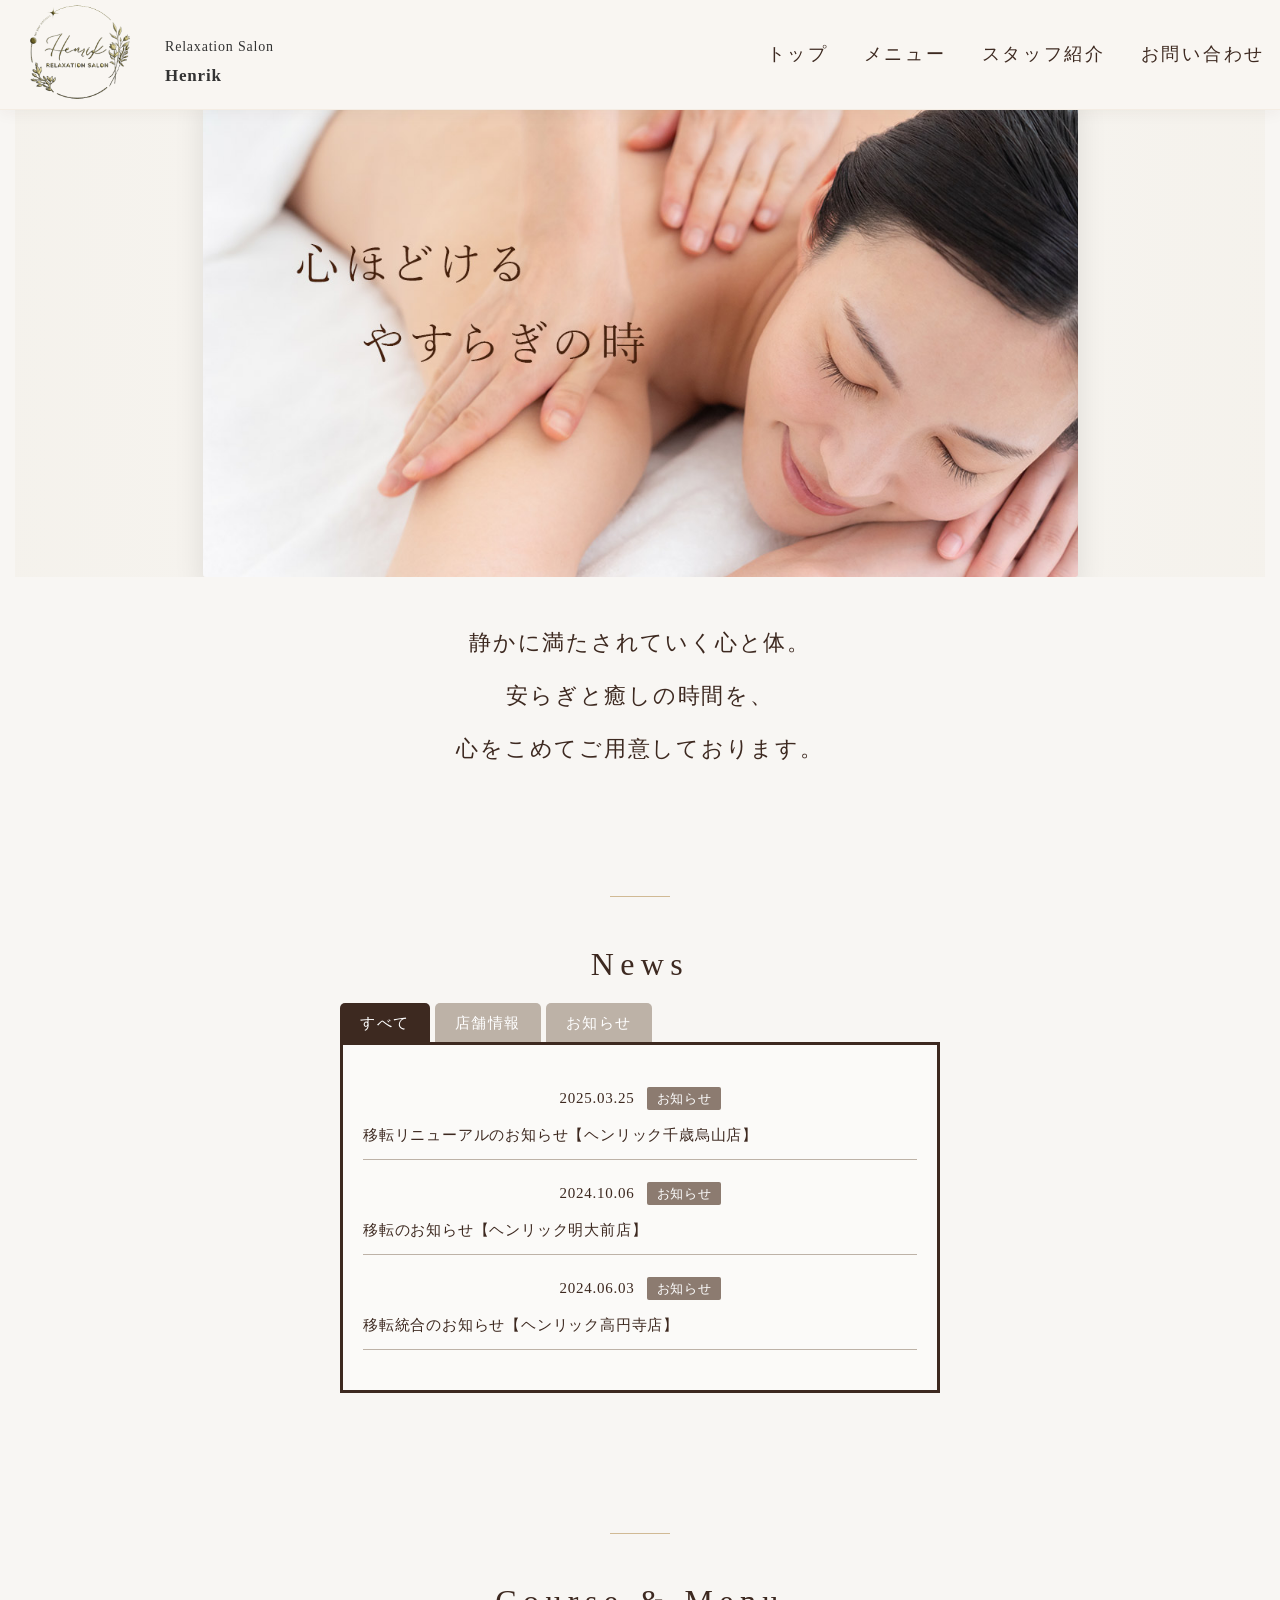
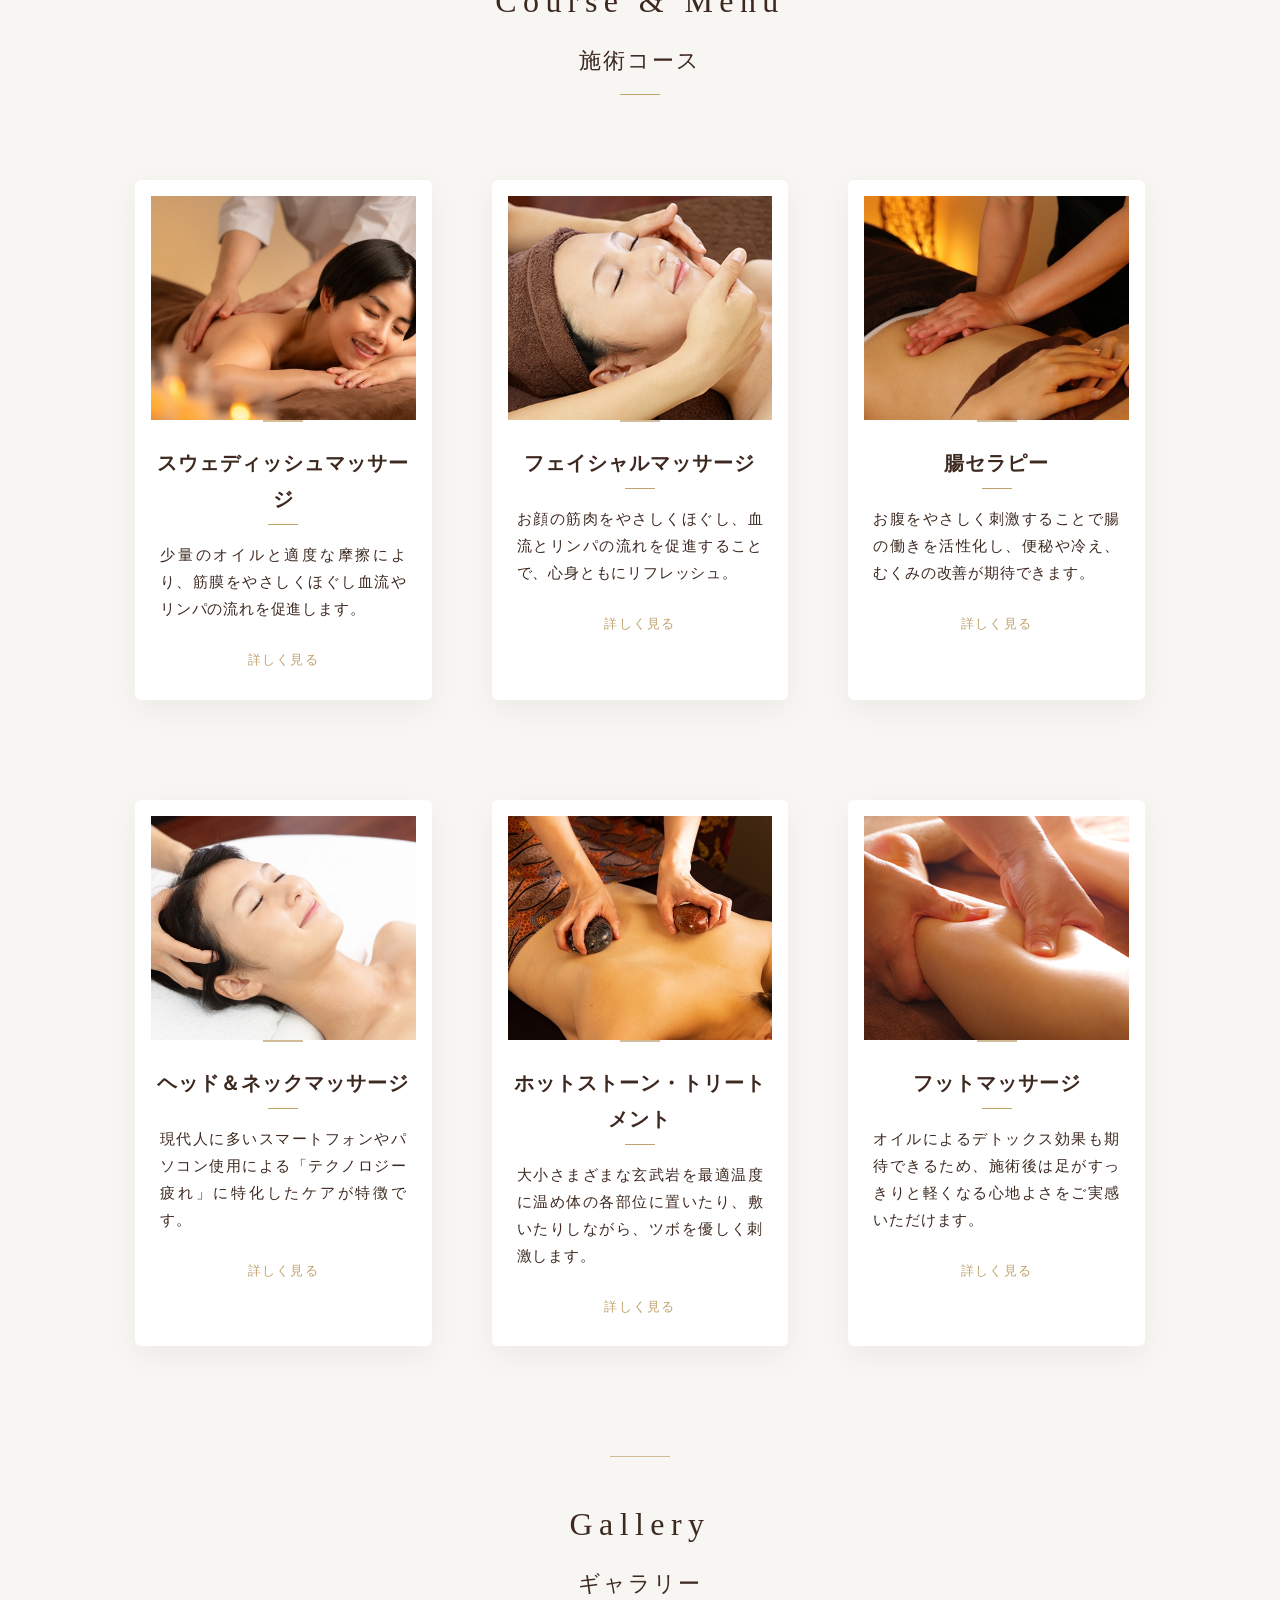
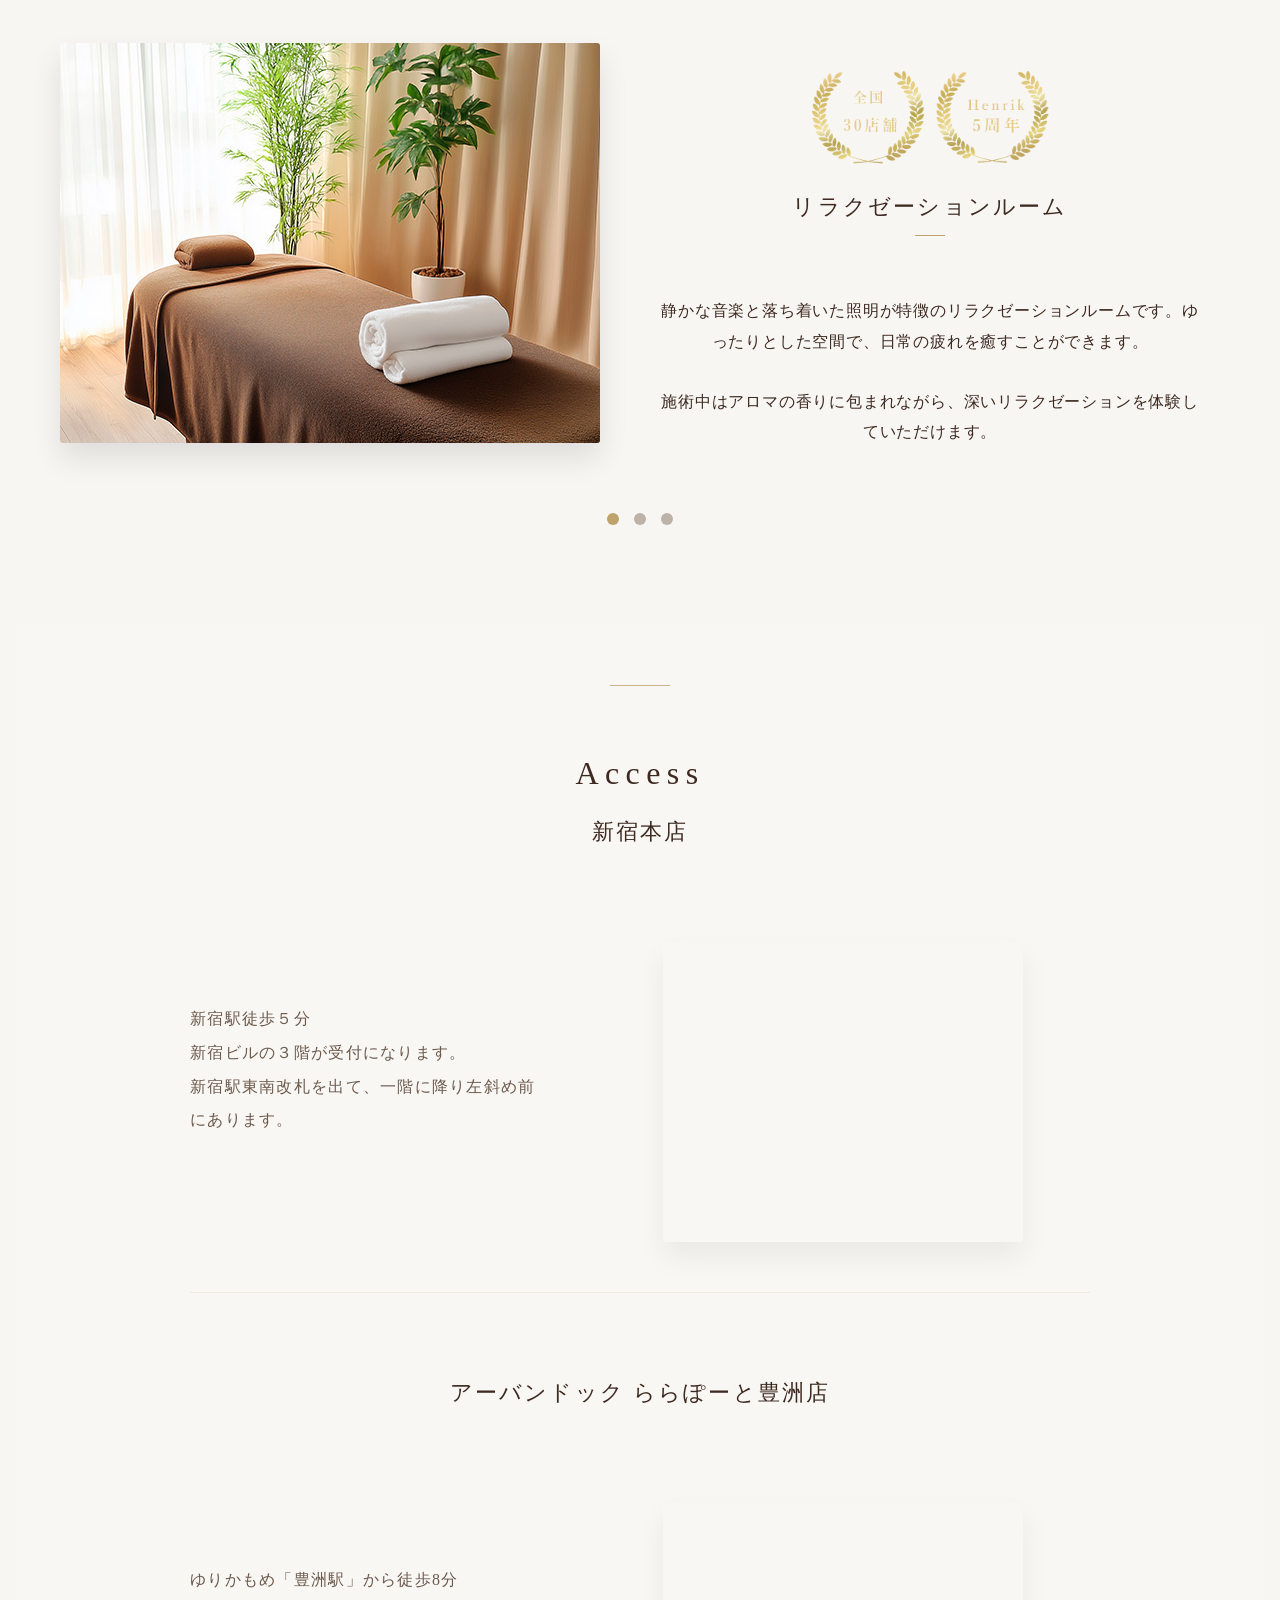
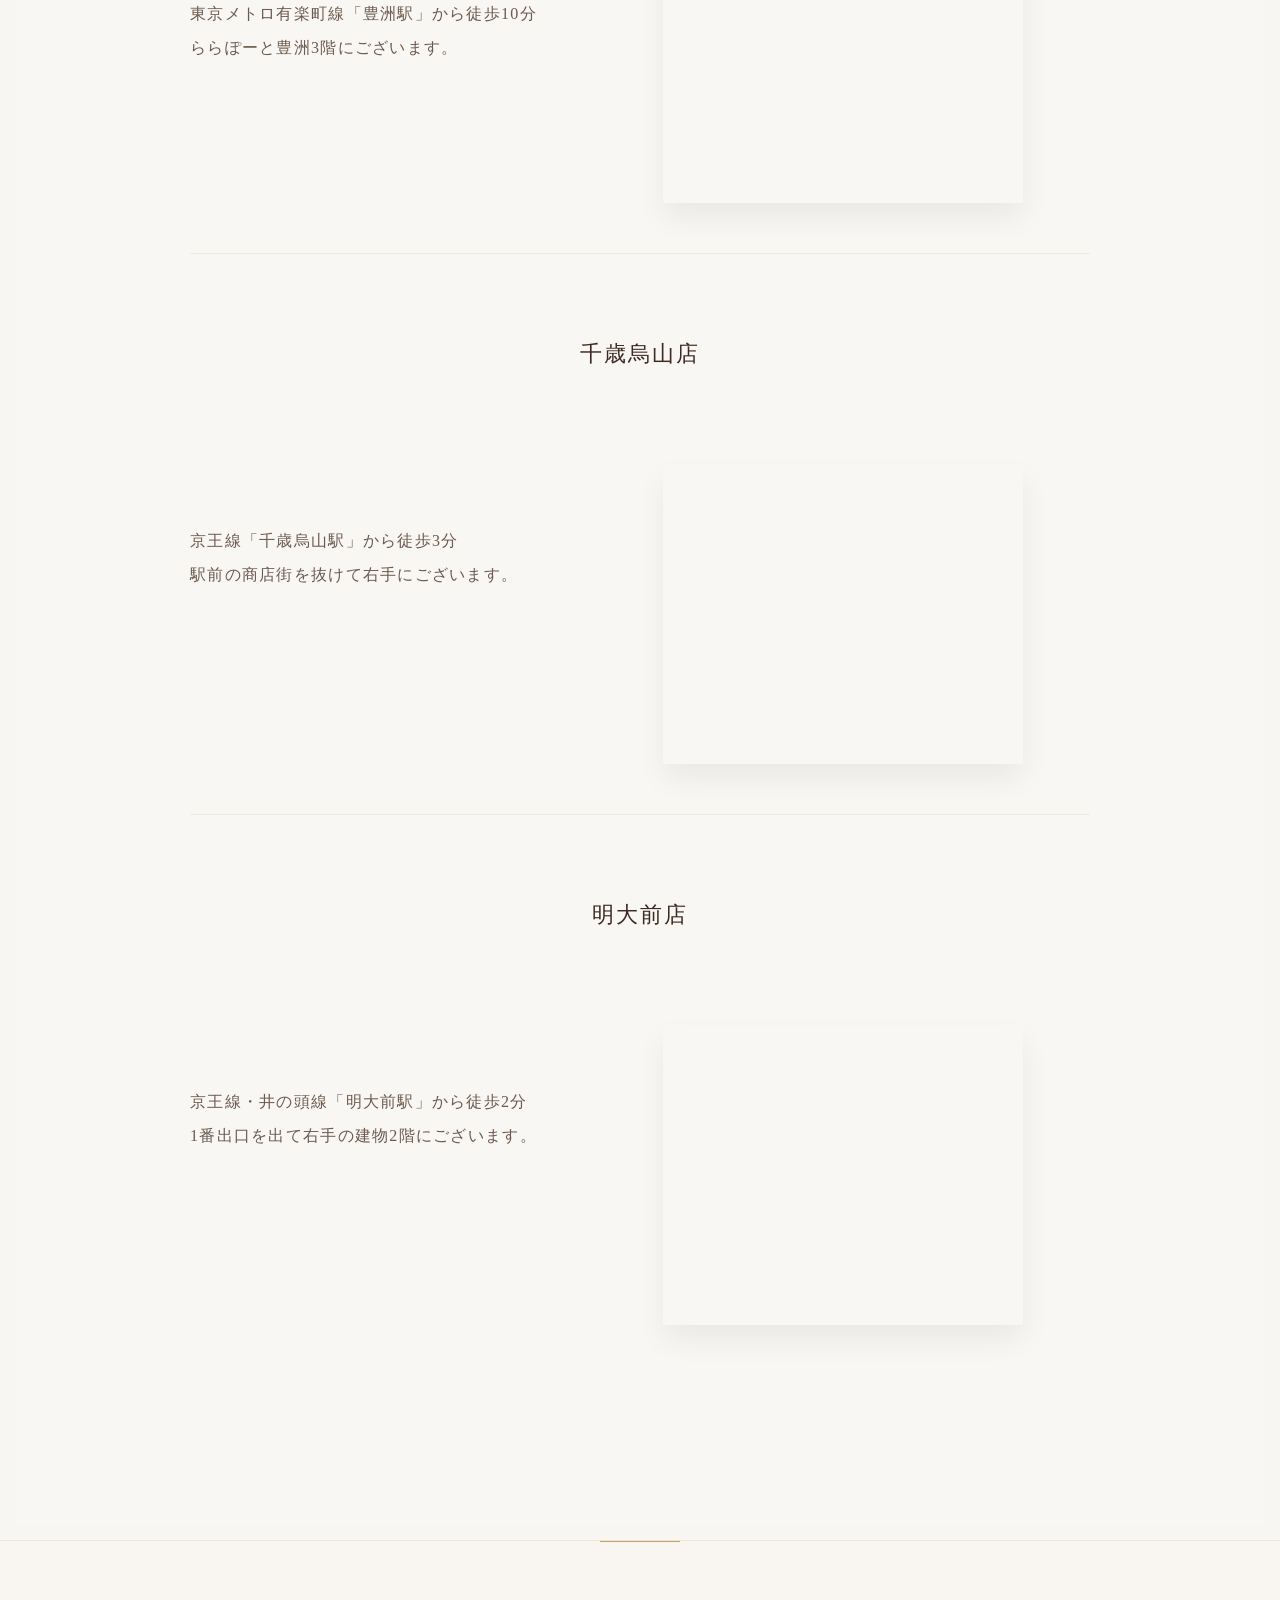
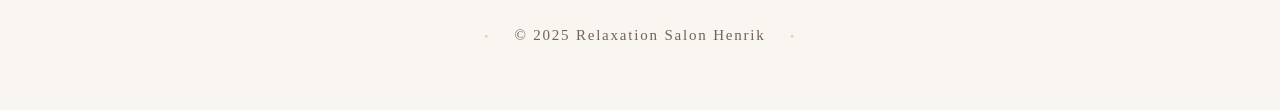
<file: index.html>
<!DOCTYPE html>
<html lang="ja">
  <head>
    <meta charset="UTF-8" />
    <meta name="viewport" content="width=device-width, initial-scale=1.0" />
    <title>リラクゼーションサロン・ヘンリック(Henrik)</title>
    <link rel="preconnect" href="https://fonts.googleapis.com" />
    <link rel="preconnect" href="https://fonts.gstatic.com" crossorigin />
    <link
      href="https://fonts.googleapis.com/css2?family=Noto+Sans:ital,wght@0,100..900;1,100..900&display=swap"
      rel="stylesheet"
    />
    <link rel="stylesheet" href="css/style1.css" />
  </head>

  <body>
    <header>
      <div class="logo">
        <h1>
          <a href="index.html"
            ><img
              src="images/goldLogo.png"
              alt="リラクゼーションサロン・ヘンリック(Henrik) - スウェディッシュマッサージ専門店"
          /></a>
        </h1>
        <div class="logo_text">
          <p>Relaxation Salon</p>
          <p>Henrik</p>
        </div>
      </div>
      <div class="navigation">
        <nav>
          <ul>
            <li><a href="index.html">トップ</a></li>
            <li><a href="course.html">メニュー</a></li>
            <li><a href="staff1.html">スタッフ紹介</a></li>
            <li><a href="form.html">お問い合わせ</a></li>
          </ul>
        </nav>
      </div>

      <button><span></span></button>
    </header>

    <!-- メイン -->
    <!-- メイン部分のHTMLを高級感のある表現に変更 -->
    <main>
      <div class="fade-slider">
        <div class="pc-images">
          <img
            src="images/AdobeStock_1406838800-(1).jpg"
            class="active"
            alt="PC image1"
          />
          <img src="images/AdobeStock_243239086-(1).jpg" alt="PC image2" />
        </div>

        <!-- スマホ画像 -->
        <div class="sp-images">
          <img
            src="images/AdobeStock_1406838800-(1).jpg"
            class="active"
            alt="SP image1"
          />
          <img src="images/AdobeStock_243239086-(1).jpg" alt="SP image2" />
        </div>
      </div>

      <p class="text fade-in">
        静かに満たされていく心と体。<br />
安らぎと癒しの時間を、 <br>
心をこめてご用意しております。
    

        <!-- タブ -->
      </p>

      <div class="tab">
        <h2>News</h2>
        <ul class="tab-list">
          <li><a href="#tab1">すべて</a></li>
          <li><a href="#tab2">店舗情報</a></li>
          <li><a href="#tab3">お知らせ</a></li>
        </ul>
        <div class="tab-panel">
          <div id="tab1" class="panel-content">
            <h4>2025.03.25<span class="label">お知らせ</span></h4>
            <p>移転リニューアルのお知らせ【ヘンリック千歳烏山店】</p>
            <h4>2024.10.06<span class="label">お知らせ</span></h4>
            <p>移転のお知らせ【ヘンリック明大前店】</p>
            <h4>2024.06.03<span class="label">お知らせ</span></h4>
            <p>移転統合のお知らせ【ヘンリック高円寺店】</p>
          </div>
          <div id="tab2" class="panel-content">
            <h4>2022.04.21<span class="label">店舗情報</span></h4>
            <p>【ヘンリック高円寺店】リニューアルオープン</p>
            <h4>2022.3.28<span class="label">店舗情報</span></h4>
            <p>
              【アーバンドック ららぽーとヘンリック豊洲店】施設名変更のお知らせ
            </p>
            <h4>2022.03.03<span class="label">店舗情報</span></h4>
            <p>【ヘンリック下高井戸店】移転統合のお知らせ</p>
          </div>
          <div id="tab3" class="panel-content">
            <h4>2025.03.25<span class="label">お知らせ</span></h4>
            <p>移転リニューアルのお知らせ【ヘンリック千歳烏山店】</p>
            <h4>2024.10.06<span class="label">お知らせ</span></h4>
            <p>移転のお知らせ【ヘンリック明大前店】</p>
            <h4>2024.06.03<span class="label">お知らせ</span></h4>
            <p>移転統合のお知らせ【ヘンリック高円寺店】</p>
          </div>
        </div>
      </div>
      <!-- /.tab -->

      <!-- コース・メニュー -->

        
   
          <section class="course">
            <h2>Course & Menu</h2>
            <h3>施術コース</h3>

            <div class="service-container">
              <ul class="service-list">
                <li class="service-card">
                  <a href="course.html#swedish-massage">
                    <div class="image-container">
                      <img
                        src="images/31948178_s.jpg"
                        alt="スウェディッシュマッサージ"
                      />
                    </div>
                    <div class="service-content">
                      <h4>スウェディッシュマッサージ</h4>
                      <p>
                        少量のオイルと適度な摩擦により、筋膜をやさしくほぐし血流やリンパの流れを促進します。
                      </p>
                      <span class="see-more">詳しく見る</span>
                    </div>
                  </a>
                </li>

                <li class="service-card">
                  <a href="course.html#facial-massage">
                    <div class="image-container">
                      <img
                        src="images/course2AdobeStock_128148591.png"
                        alt="フェイシャルマッサージ"
                      />
                    </div>
                    <div class="service-content">
                      <h4>フェイシャルマッサージ</h4>
                      <p>
                        お顔の筋肉をやさしくほぐし、血流とリンパの流れを促進することで、心身ともにリフレッシュ。
                      </p>
                      <span class="see-more">詳しく見る</span>
                    </div>
                  </a>
                </li>

                <li class="service-card">
                  <a href="course.html#intestinal-therapy">
                    <div class="image-container">
                      <img src="images/25424948_s.jpg" alt="腸セラピー" />
                    </div>
                    <div class="service-content">
                      <h4>腸セラピー</h4>
                      <p>
                        お腹をやさしく刺激することで腸の働きを活性化し、便秘や冷え、むくみの改善が期待できます。
                      </p>
                      <span class="see-more">詳しく見る</span>
                    </div>
                  </a>
                </li>

                <li class="service-card">
                  <a href="course.html#head-neck-massage">
                    <div class="image-container">
                      <img
                        src="images/4003579_s.jpg"
                        alt="ヘッド＆ネックマッサージ"
                      />
                    </div>
                    <div class="service-content">
                      <h4>ヘッド＆ネックマッサージ</h4>
                      <p>
                        現代人に多いスマートフォンやパソコン使用による「テクノロジー疲れ」に特化したケアが特徴です。
                      </p>
                      <span class="see-more">詳しく見る</span>
                    </div>
                  </a>
                </li>

                <li class="service-card">
                  <a href="course.html#hot-stone">
                    <div class="image-container">
                      <img
                        src="images/25203560_s.jpg"
                        alt="ホットストーン・トリートメント"
                      />
                    </div>
                    <div class="service-content">
                      <h4>ホットストーン・トリートメント</h4>
                      <p>
                        大小さまざまな玄武岩を最適温度に温め体の各部位に置いたり、敷いたりしながら、ツボを優しく刺激します。
                      </p>
                      <span class="see-more">詳しく見る</span>
                    </div>
                  </a>
                </li>

                <li class="service-card">
                  <a href="course.html#foot-massage">
                    <div class="image-container">
                      <img
                        src="images/course3AdobeStock_711101483.png"
                        alt="フットマッサージ"
                      />
                    </div>
                    <div class="service-content">
                      <h4>フットマッサージ</h4>
                      <p>
                        オイルによるデトックス効果も期待できるため、施術後は足がすっきりと軽くなる心地よさをご実感いただけます。
                      </p>
                      <span class="see-more">詳しく見る</span>
                    </div>
                  </a>
                </li>
              </ul>
            </div>
          </section>
        </body>
      </html>
      <!-- ギャラリー -->
      <!-- ギャラリー -->
      <section class="gallery-section">
        <h2 class="gallery-title">Gallery</h2>
        <h3>ギャラリー</h3>

        <div class="gallery-container">
          <div class="gallery-image">
            <img
              src="images/resize2_AdobeStock_1179530929.jpg"
              alt="リラクゼーションルーム"
              class="active"
            />
            <img src="images/resize2_AdobeStock_1116264584.jpg" alt="エントランス" />
            <img
              src="images/resize2_AdobeStock_1390149134.jpg"
              alt="トリートメントルーム"
            />
          </div>
          <div class="gallery-text">
            <div class="gallery-text-content active">
              <div class="content-header">
                <img
                  class="leaf1"
                  src="images/transparentlogo.png"
                  alt="リラクゼーションルーム ロゴ"
                />
                <h3>リラクゼーションルーム</h3>
              </div>
              <p>
                静かな音楽と落ち着いた照明が特徴のリラクゼーションルームです。ゆったりとした空間で、日常の疲れを癒すことができます。
              </p>
              <p>
                施術中はアロマの香りに包まれながら、深いリラクゼーションを体験していただけます。
              </p>
            </div>

            <div class="gallery-text-content">
              <div class="content-header">
                <img
                  class="leaf1"
                  src="images/transparentlogo.png"
                  alt="エントランス ロゴ"
                />
                <h3>エントランス</h3>
              </div>
              <p>
                お客様をお迎えするエントランスエリア。木の温もりを感じる内装と、やさしい光が広がる空間です。
              </p>
              <p>
                ご来店されたお客様にリラックスしていただけるよう、細部までこだわった設計になっています。
              </p>
            </div>

            <div class="gallery-text-content">
              <div class="content-header">
                <img
                  class="leaf1"
                  src="images/transparentlogo.png"
                  alt="トリートメントルーム ロゴ"
                />
                <h3>トリートメントルーム</h3>
              </div>
              <p>
                プライバシーに配慮した完全個室のトリートメントルーム。上質なベッドと最高級のタオルを使用し、快適な施術環境を提供しています。
              </p>
              <p>
                季節に合わせた温度管理も徹底し、心地よい空間でのマッサージをお約束します。
              </p>
            </div>
          </div>
        </div>
        <!-- スライダーのドット -->
        <div class="gallery-nav">
          <button class="active" data-index="0"></button>
          <button data-index="1"></button>
          <button data-index="2"></button>
        </div>
      </section>

<!-- アクセス -->
<section class="access-area">
  <div class="inner">
    <h2>Access</h2>
    
    <!-- 新宿本店 -->
    <div class="store-section">
      <h3>新宿本店</h3>
      <div class="access-content">
        <div>
          <p>
            新宿駅徒歩５分 <br />
            新宿ビルの３階が受付になります。<br />
            新宿駅東南改札を出て、一階に降り左斜め前にあります。
          </p>
        </div>
      </div>
      
      <!-- googleMap -->
      <div class="access-maparea">
        <iframe
          src="https://www.google.com/maps/embed?pb=!1m18!1m12!1m3!1d1620.2376632341322!2d139.70121127113327!3d35.689918992893375!2m3!1f0!2f0!3f0!3m2!1i1024!2i768!4f13.1!3m3!1m2!1s0x60188cda7a770413%3A0x8233bf16af75965!2z44CSMTYwLTAwMjIg5p2x5Lqs6YO95paw5a6_5Yy65paw5a6_77yT5LiB55uu77yT77yW4oiS77yR77yQ!5e0!3m2!1sja!2sjp!4v1745909844022!5m2!1sja!2sjp"
          style="border: 0"
          allowfullscreen=""
          loading="lazy"
          referrerpolicy="no-referrer-when-downgrade"
          class="access-map"
        ></iframe>
      </div>
    </div>
    
    <!-- アーバンドック ららぽーと豊洲店 -->
    <div class="store-section">
      <h3>アーバンドック ららぽーと豊洲店</h3>
      <div class="access-content">
        <div>
          <p>
            ゆりかもめ「豊洲駅」から徒歩8分 <br />
            東京メトロ有楽町線「豊洲駅」から徒歩10分 <br />
            ららぽーと豊洲3階にございます。
          </p>
        </div>
      </div>
      
      <!-- googleMap -->
      <div class="access-maparea">
        <iframe
          src="https://www.google.com/maps/embed?pb=!1m18!1m12!1m3!1d3242.2726590698394!2d139.78936287618293!3d35.65506177272803!2m3!1f0!2f0!3f0!3m2!1i1024!2i768!4f13.1!3m3!1m2!1s0x601889fea9d4b66d%3A0xf65d631e00fb4f6b!2z44Ki44O844OQ44Oz44OJ44OD44Kv44KJ44KJ44G944O844Go6LGK5rSl!5e0!3m2!1sja!2sjp!4v1715985301043!5m2!1sja!2sjp"
          style="border: 0"
          allowfullscreen=""
          loading="lazy"
          referrerpolicy="no-referrer-when-downgrade"
          class="access-map"
        ></iframe>
      </div>
    </div>
    
    <!-- 千歳烏山店 -->
    <div class="store-section">
      <h3>千歳烏山店</h3>
      <div class="access-content">
        <div>
          <p>
            京王線「千歳烏山駅」から徒歩3分 <br />
            駅前の商店街を抜けて右手にございます。
          </p>
        </div>
      </div>
      
      <!-- googleMap -->
      <div class="access-maparea">
        <iframe
          src="https://www.google.com/maps/embed?pb=!1m18!1m12!1m3!1d3241.7580282454856!2d139.5986828761835!3d35.66730997271901!2m3!1f0!2f0!3f0!3m2!1i1024!2i768!4f13.1!3m3!1m2!1s0x6018f1b5dbc37181%3A0x7c1e12c7c9c8d25e!2z44CSMTUyLTAwMjMg5p2x5Lqs6YO95paw5a6_5Yy65Y2D5q2z54OP5bGx77yT5LiB55uu77yR77yW4oiS77yR77yV!5e0!3m2!1sja!2sjp!4v1715985429326!5m2!1sja!2sjp"
          style="border: 0"
          allowfullscreen=""
          loading="lazy"
          referrerpolicy="no-referrer-when-downgrade"
          class="access-map"
        ></iframe>
      </div>
    </div>
    
    <!-- 明大前店 -->
    <div class="store-section">
      <h3>明大前店</h3>
      <div class="access-content">
        <div>
          <p>
            京王線・井の頭線「明大前駅」から徒歩2分 <br />
            1番出口を出て右手の建物2階にございます。
          </p>
        </div>
      </div>
      
      <!-- googleMap -->
      <div class="access-maparea">
        <iframe
          src="https://www.google.com/maps/embed?pb=!1m18!1m12!1m3!1d3241.3088304335647!2d139.64871527618395!3d35.67672647271307!2m3!1f0!2f0!3f0!3m2!1i1024!2i768!4f13.1!3m3!1m2!1s0x6018f18e1115f9a9%3A0xe5afbde5461e46dd!2z44CSMTYwLTAwMTEg5p2x5Lqs6YO95paw5a6_5Yy65paw5a6_77yT5LiB55uu77yR77yW4oiS77yR77yU!5e0!3m2!1sja!2sjp!4v1715985502233!5m2!1sja!2sjp"
          style="border: 0"
          allowfullscreen=""
          loading="lazy"
          referrerpolicy="no-referrer-when-downgrade"
          class="access-map"
        ></iframe>
      </div>
    </div>
  </div>
</section>
</main>


    <footer>
      <p>&copy; 2025 Relaxation Salon Henrik</p>
    </footer>

    <script src="https://cdn.jsdelivr.net/npm/jquery@3.7.1/dist/jquery.min.js"></script>
    <script src="js/jQuery-inView.min.js"></script>
    <script src="js/script.js"></script>
  </body>
</html>
</file>
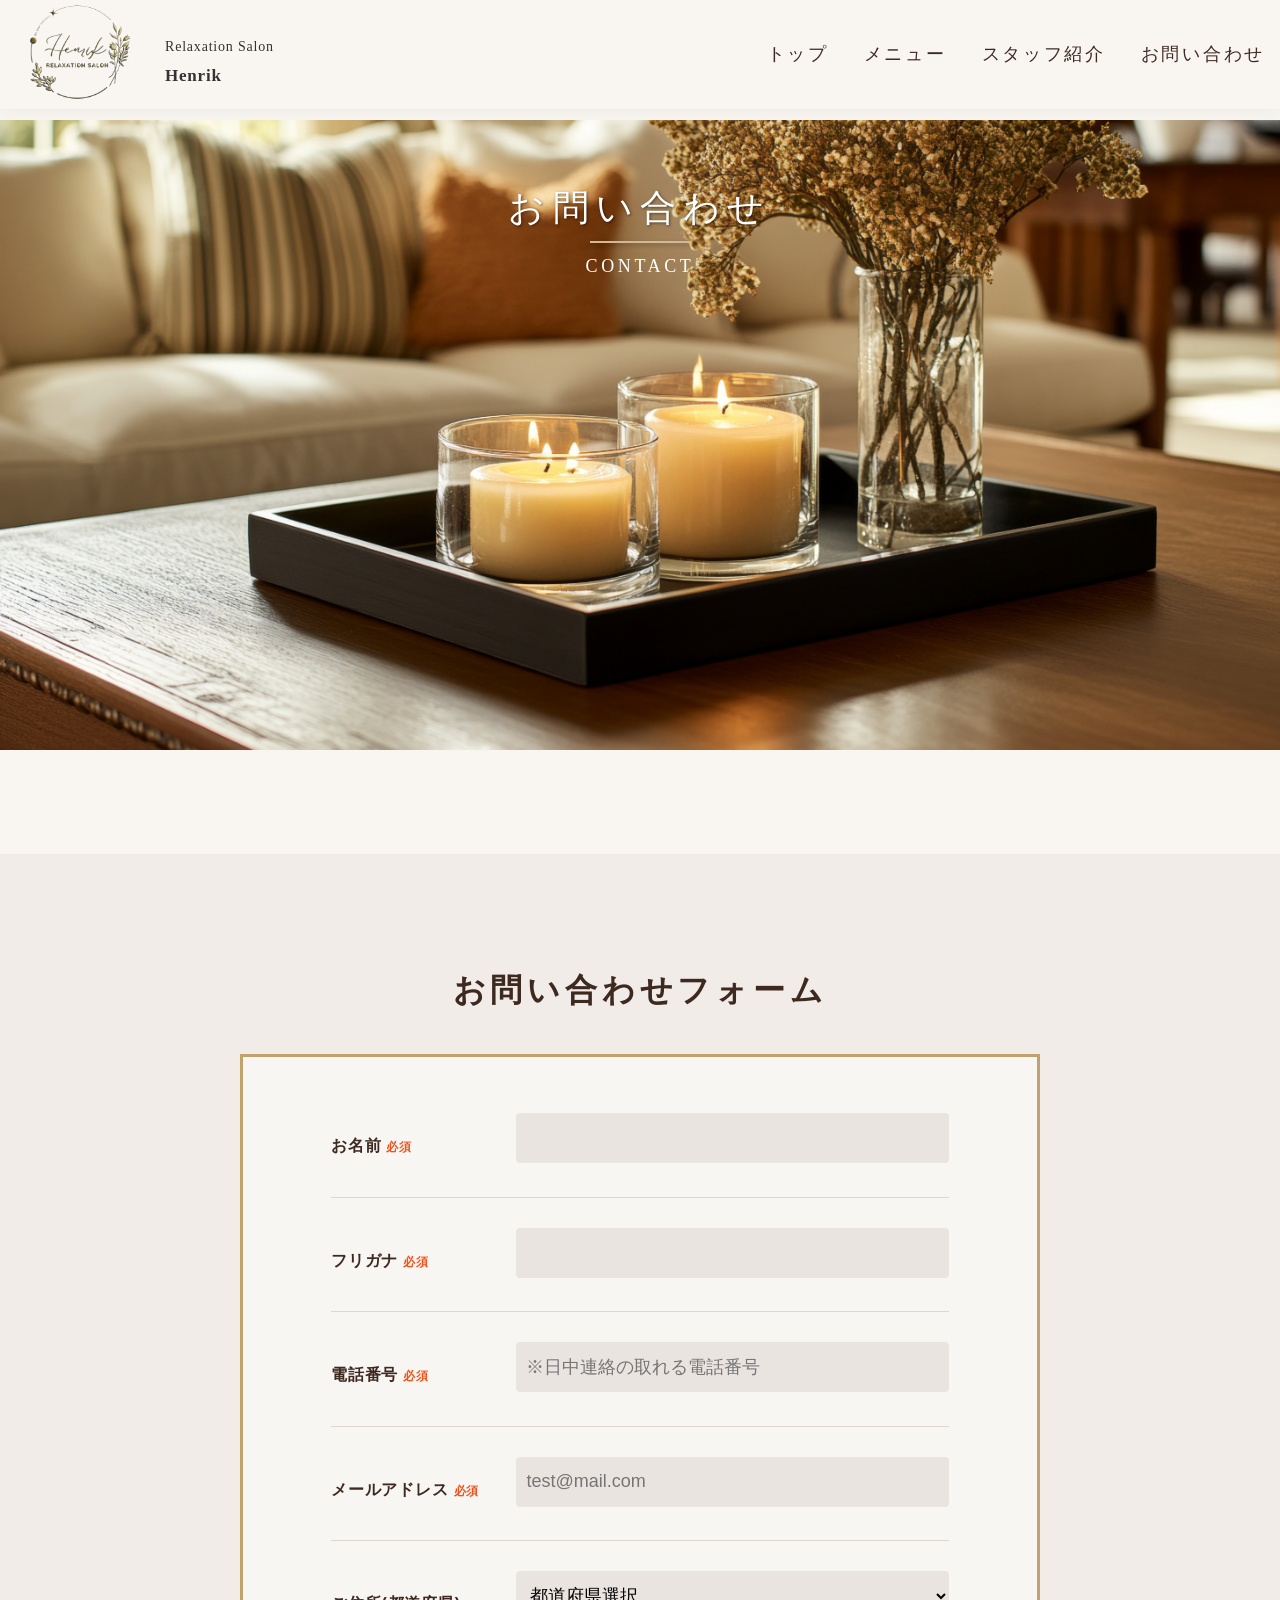
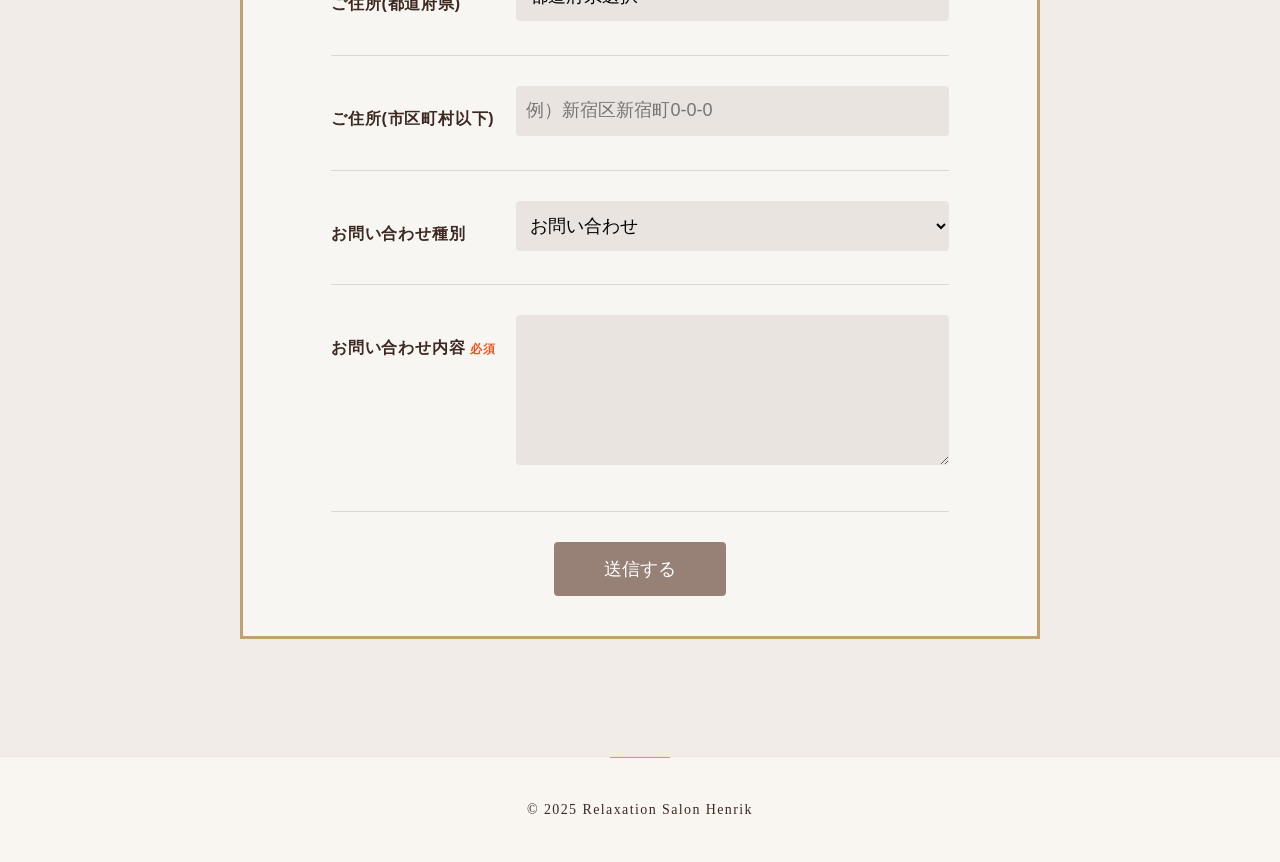
<file: form.html>
<!DOCTYPE html>
<html lang="ja">
  <head>
    <meta charset="UTF-8" />
    <meta name="viewport" content="width=device-width, initial-scale=1.0" />
    <title>ご予約</title>
    <link rel="stylesheet" href="css/form.css" />
  </head>

  <body>
       <header>
      <div class="logo">
        <h1>
          <a href="index.html"
            ><img
              src="images/goldLogo.png"
              alt="リラクゼーションサロン・ヘンリック(Henrik) - スウェディッシュマッサージ専門店"
          /></a>
        </h1>
        <div class="logo_text">
          <p>Relaxation Salon</p>
          <p>Henrik</p>
        </div>
      </div>
      <div class="navigation">
        <nav>
          <ul>
            <li><a href="index.html">トップ</a></li>
            <li><a href="course.html">メニュー</a></li>
            <li><a href="staff1.html">スタッフ紹介</a></li>
            <li><a href="form.html">お問い合わせ</a></li>
          </ul>
        </nav>
      </div>

      <button><span></span></button>
    </header>
    <!-- メインビジュアル -->
    <!-- <div class="mv">
      <h2>RESERVATION</h2>
    </div> -->

    <div class="mv">
      <h2>お問い合わせ</h2>
      <p>CONTACT</p>
    </div>

    <!-- お問い合わせ -->

    <section class="inquiry">
      <h2>お問い合わせフォーム</h2>
      <form action="program.php" method="post">
        <dl>
          <div class="form-item">
            <dt>
              <label for="username"
                >お名前<span class="required">必須</span></label
              >
            </dt>
            <dd><input id="username" type="text" name="userName" /></dd>
          </div>

          <div class="form-item">
            <dt>
              <label for="furigana"
                >フリガナ<span class="required">必須</span></label
              >
            </dt>
            <dd><input id="furigana" type="text" name="userFurigana" /></dd>
          </div>

          <div class="form-item">
            <dt>
              <label for="tel"
                >電話番号<span class="required">必須</span></label
              >
            </dt>
            <dd>
              <input
                id="tel"
                type="tel"
                name="userTell"
                placeholder="※日中連絡の取れる電話番号"
              />
            </dd>
          </div>

          <div class="form-item">
            <dt>
              <label for="useremail"
                >メールアドレス<span class="required">必須</span></label
              >
            </dt>
            <dd>
              <input
                id="useremail"
                type="email"
                name="userEmail"
                placeholder="test@mail.com"
              />
            </dd>
          </div>

          <div class="form-item">
            <dt><label for="prefecture">ご住所(都道府県)</label></dt>
            <dd>
              <select id="prefecture" name="prefecture">
                <option value="" selected="selected">都道府県選択　</option>
                <option value="北海道">北海道</option>
                <option value="青森県">青森県</option>
                <option value="岩手県">岩手県</option>
                <option value="宮城県">宮城県</option>
                <option value="秋田県">秋田県</option>
                <option value="山形県">山形県</option>
                <option value="福島県">福島県</option>
                <option value="茨城県">茨城県</option>
                <option value="栃木県">栃木県</option>
                <option value="群馬県">群馬県</option>
                <option value="埼玉県">埼玉県</option>
                <option value="千葉県">千葉県</option>
                <option value="東京都">東京都</option>
                <option value="神奈川県">神奈川県</option>
                <option value="新潟県">新潟県</option>
                <option value="富山県">富山県</option>
                <option value="石川県">石川県</option>
                <option value="福井県">福井県</option>
                <option value="山梨県">山梨県</option>
                <option value="長野県">長野県</option>
                <option value="岐阜県">岐阜県</option>
                <option value="静岡県">静岡県</option>
                <option value="愛知県">愛知県</option>
                <option value="三重県">三重県</option>
                <option value="滋賀県">滋賀県</option>
                <option value="京都府">京都府</option>
                <option value="大阪府">大阪府</option>
                <option value="兵庫県">兵庫県</option>
                <option value="奈良県">奈良県</option>
                <option value="和歌山県">和歌山県</option>
                <option value="鳥取県">鳥取県</option>
                <option value="島根県">島根県</option>
                <option value="岡山県">岡山県</option>
                <option value="広島県">広島県</option>
                <option value="山口県">山口県</option>
                <option value="徳島県">徳島県</option>
                <option value="香川県">香川県</option>
                <option value="愛媛県">愛媛県</option>
                <option value="高知県">高知県</option>
                <option value="福岡県">福岡県</option>
                <option value="佐賀県">佐賀県</option>
                <option value="長崎県">長崎県</option>
                <option value="熊本県">熊本県</option>
                <option value="大分県">大分県</option>
                <option value="宮崎県">宮崎県</option>
                <option value="鹿児島県">鹿児島県</option>
                <option value="沖縄県">沖縄県</option>
              </select>
            </dd>
          </div>

          <div class="form-item">
            <dt><label for="address">ご住所(市区町村以下)</label></dt>
            <dd>
              <input
                id="address"
                type="text"
                name="address"
                placeholder="例）新宿区新宿町0-0-0"
              />
            </dd>
          </div>

          <div class="form-item">
            <dt><label for="messagetype">お問い合わせ種別</label></dt>
            <dd>
              <select id="messagetype" name="messageType">
                <option value="ご予約" selected>お問い合わせ</option>
                <option value="その他のお問い合わせ">
                  その他のお問い合わせ
                </option>
              </select>
            </dd>
          </div>

          <div class="form-item">
            <dt>
              <label for="content"
                >お問い合わせ内容<span class="required">必須</span></label
              >
            </dt>
            <dd><textarea id="content" name="message"></textarea></dd>
          </div>
        </dl>
        <div class="form-submit">
          <input type="submit" value="送信する" />
        </div>
      </form>
    </section>
    <!-- お問い合わせ終わり -->

    <footer>
      <p>&copy; 2025 Relaxation Salon Henrik</p>
    </footer>

    <script src="js/script.js"></script>
  </body>
</html>
</file>
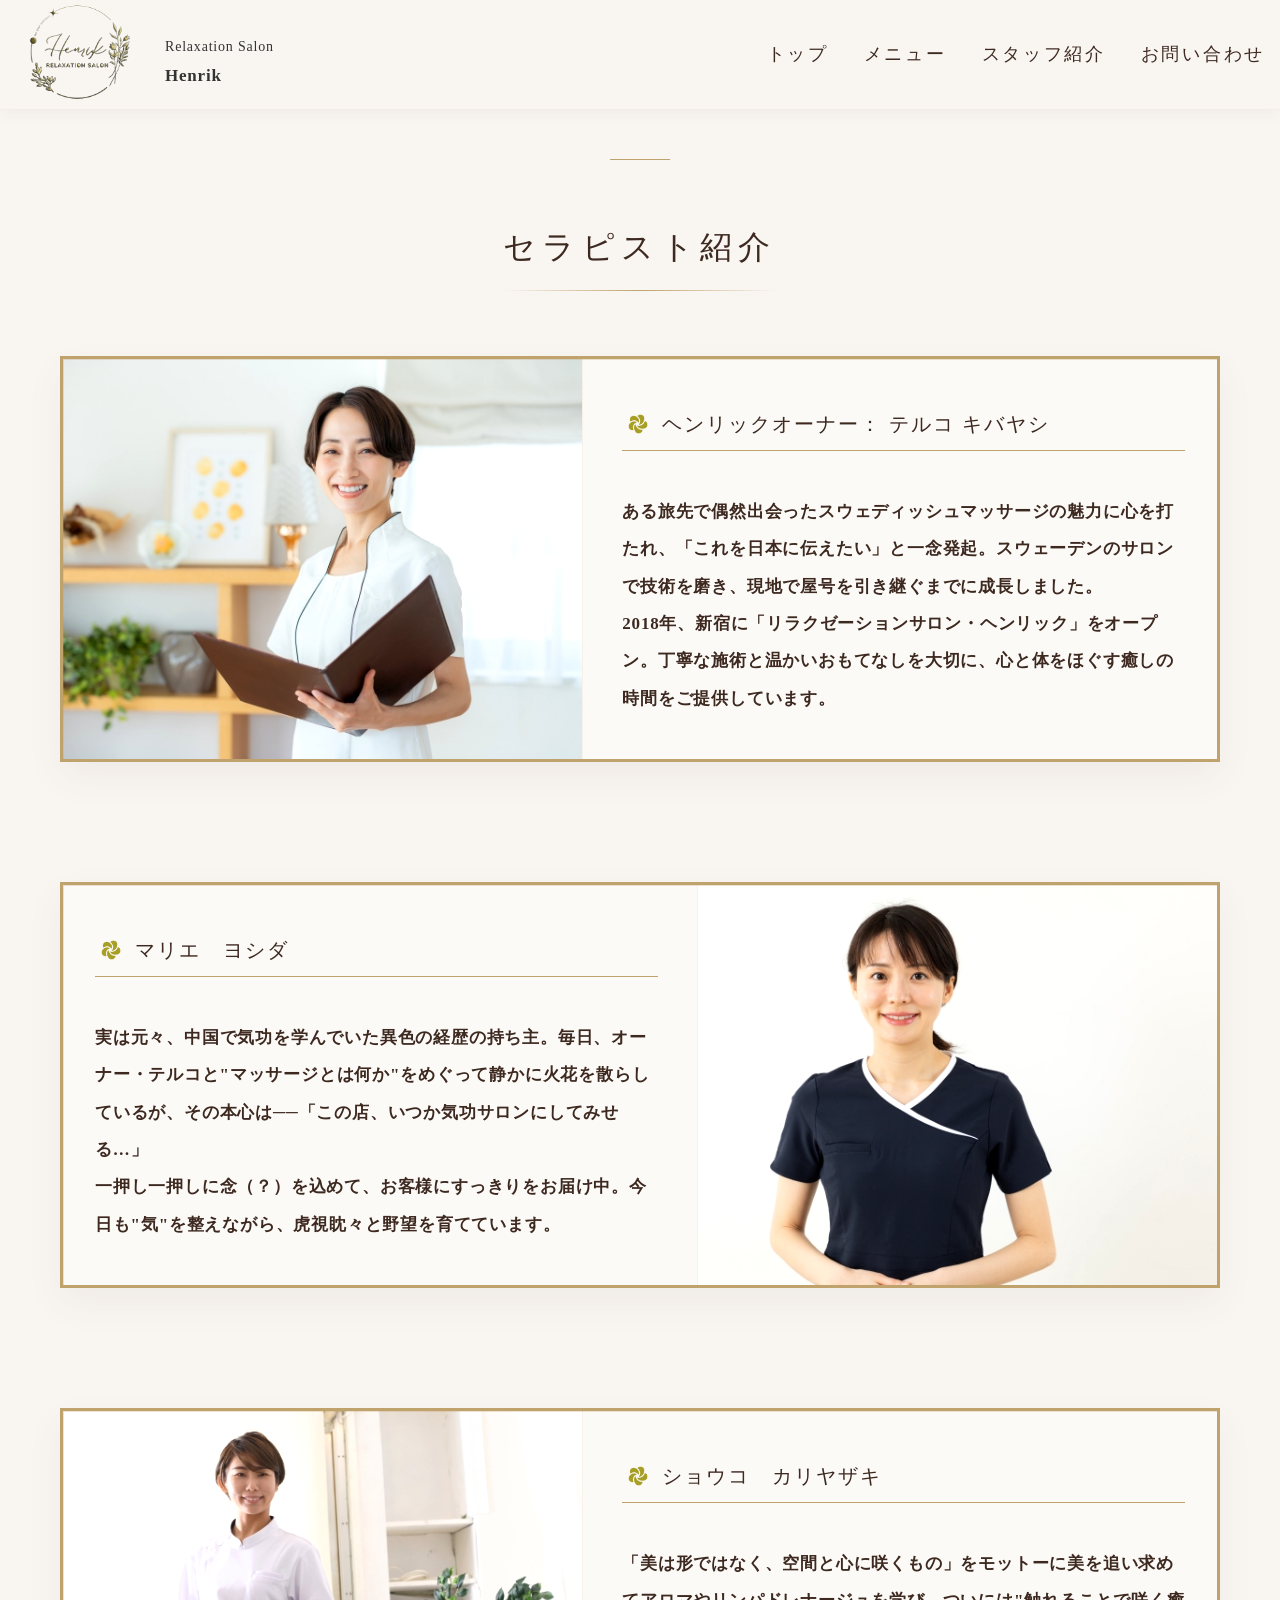
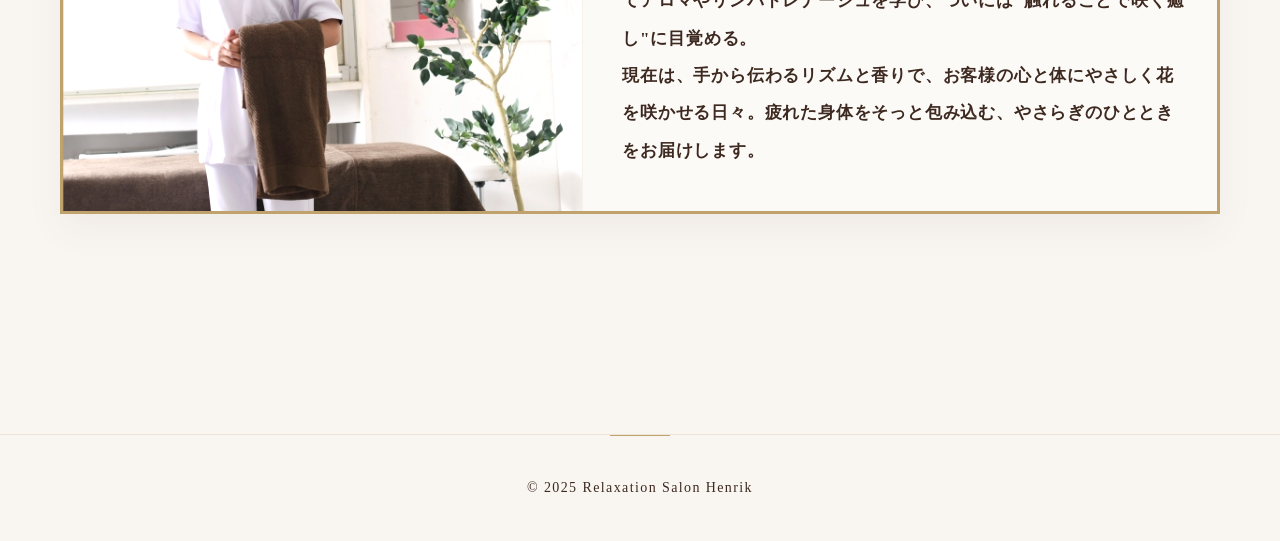
<file: staff1.html>
<!DOCTYPE html>
<html lang="ja">
  <head>
    <meta charset="UTF-8" />
    <meta name="viewport" content="width=device-width, initial-scale=1.0" />
    <title>スタッフ紹介 | リラクゼーションサロン・ヘンリック</title>

    url("https://fonts.googleapis.com/css2?family=Noto+Serif+JP:wght@300;400;500;600;700&display=swap");
    <link rel="stylesheet" href="css/staff1.css" />
  </head>
  <body>
    <header>
      <div class="logo">
        <h1>
          <a href="index.html"
            ><img
              src="images/goldLogo.png"
              alt="リラクゼーションサロン・ヘンリック(Henrik) - スウェディッシュマッサージ専門店"
          /></a>
        </h1>
        <div class="logo_text">
          <p>Relaxation Salon</p>
          <p>Henrik</p>
        </div>
      </div>
      <div class="navigation">
        <nav>
          <ul>
            <li><a href="index.html">トップ</a></li>
            <li><a href="course.html">メニュー</a></li>
            <li><a href="staff1.html">スタッフ紹介</a></li>
            <li><a href="form.html">お問い合わせ</a></li>
          </ul>
        </nav>
      </div>

      <button><span></span></button>
    </header>
    <div class="container">
      <div class="bg-image"></div>
      <div class="overlay"></div>
      <div class="decorative-pattern pattern-top-right"></div>
      <div class="decorative-pattern pattern-bottom-left"></div>

      <main>
        <h2>セラピスト紹介</h2>
        <ul>
          <li class="your-element">
            <img
              src="images/30875713_s.jpg"
              alt="オーナー テルコ キバヤシ"
              class="image-align-left"
            />
            <p>
              <span
                >ヘンリックオーナー：<br class="name" />
                テルコ キバヤシ</span
              ><br />

              ある旅先で偶然出会ったスウェディッシュマッサージの魅力に心を打たれ、「これを日本に伝えたい」と一念発起。スウェーデンのサロンで技術を磨き、現地で屋号を引き継ぐまでに成長しました。
              <br />
              2018年、新宿に「リラクゼーションサロン・ヘンリック」をオープン。丁寧な施術と温かいおもてなしを大切に、心と体をほぐす癒しの時間をご提供しています。
            </p>
          </li>
          <li>
            <img
              src="images/29831276_s.jpg"
              alt="マリエ ヨシダ"
              class="image-align-right"
            />
            <p>
              <span>マリエ　ヨシダ</span><br />
              実は元々、中国で気功を学んでいた異色の経歴の持ち主。毎日、オーナー・テルコと"マッサージとは何か"をめぐって静かに火花を散らしているが、その本心は──「この店、いつか気功サロンにしてみせる…」<br />
              一押し一押しに念（？）を込めて、お客様にすっきりをお届け中。今日も"気"を整えながら、虎視眈々と野望を育てています。
            </p>
          </li>
          <li>
            <img
              src="images/4638159_s.jpg"
              alt="ショウコ カリヤザキ"
              class="image-align-right"
            />
            <p>
              <span>ショウコ　カリヤザキ</span><br />
              「美は形ではなく、空間と心に咲くもの」をモットーに美を追い求めてアロマやリンパドレナージュを学び、ついには"触れることで咲く癒し"に目覚める。
              <br />
              現在は、手から伝わるリズムと香りで、お客様の心と体にやさしく花を咲かせる日々。疲れた身体をそっと包み込む、やさらぎのひとときをお届けします。
            </p>
          </li>
        </ul>
      </main>
    </div>

    <footer>
      <p>&copy; 2025 Relaxation Salon Henrik</p>
    </footer>

    <script>
      // ハンバーガーメニューの動作だけを維持し、ホバーやアニメーション効果は削除
      document
        .querySelector("header button")
        .addEventListener("click", function () {
          document.querySelector("header").classList.toggle("open");
        });
    </script>
  </body>
</html>
</file>
<file: css/style1.css>
@charset "utf-8";

:root {
  /* 落ち着いた高級感を演出する配色 */
  --gray: #f8f6f3; /* 背景色をより温かみのある明るい色に */
  --green: #3a6048; /* より深みのあるグリーン */
  --brown: #402921; /* より深みのある茶色 */
  --gray2: #bdb2a7; /* 少し暖かみのあるグレー */
  --osirase: #8c7b70; /* お知らせ背景をより落ち着いた色に */
  --gold: #b8a36a; /* より上品なゴールド */
  --black: #2b2522; /* 黒をより温かみのある色に */
  --cream: #eee8e0; /* クリーム色 */
  --accent: #d4b98c; /* アクセントカラー */
  --border-gold: #c0a26d; /* 境界線のゴールド */
}

:root {
  --cream: #f9f6f2;
  --light-gold: #e6d7b9;
  --gold: #c0a26d;
  --dark-gold: #8f7a48;
  --brown: #3d2920;
  --light-brown: #87633d;
  --off-white: #fcfaf7;
  --charcoal: #2a2a2a;
}
:root {
  --primary: #9c7c60; /* Warm gold-brown */
  --secondary: #3d2f24; /* Rich dark brown */
  --tertiary: #f0e8df; /* Soft cream */
  --accent: #d4b894; /* Pale gold */
  --text-dark: #2d2418; /* Deep brown */
  --text-light: #f9f6f2; /* Off-white */
  --shadow: rgba(61, 47, 36, 0.15);
}

* {
  margin: 0;
  padding: 0;
  box-sizing: border-box;
}

html {
  font-size: 62.5%;
  scroll-behavior: smooth;
  scroll-padding-top: 120px;
}

body {
  font-family: "游明朝", "Yu Mincho", "Hiragino Mincho ProN", "MS P明朝", serif;
  line-height: 1.8;
  font-size: 1.6rem;
  background-color: var(--cream);
  color: var(--brown);
  letter-spacing: 0.05em;
}

a {
  text-decoration: none;
  color: var(--brown);
  /* transition: color 0.3s ease; */
}

a:hover {
  color: var(--gold);
}

ul,
li {
  list-style: none;
}

img {
  max-width: 100%;
  height: auto;
  vertical-align: bottom;
}

header {
  height: 80px;
  position: fixed;
  width: 100%;
  top: 0;
  left: 0;
  z-index: 100;
  background-color: rgba(249, 246, 242, 1);
  box-shadow: 0 3px 15px rgba(62, 41, 32, 0.05);
  border-bottom: 1px solid rgba(212, 184, 148, 0.15);
}

header h1 {
  padding-left: 3rem;
  margin-top: 0.5rem;
  width: 100px;
}

header .navigation {
  display: flex;
  flex-direction: column;
  gap: 80px;
  width: 100%;
  height: 100vh;
  background-color: rgba(249, 246, 242, 1);
  justify-content: center;
  align-items: center;
  position: fixed;
  opacity: 0;
  visibility: hidden;
  transition: 0.8s;
  margin-right: 15px;
}
/* ロゴ調整 */
header .logo {
  display: flex;
}

header .logo_text {
  display: flex;
  flex-direction: column; /* テキストを縦に配置 */
  gap: 10px;
  margin-top: 16px;
  margin-left: 15px;
}
header .logo_text p {
  margin: 0;
  line-height: 1.2;
}
header .logo_text p:first-child {
  font-size: 1.4rem;
  color: #333;
}

header .logo_text p:last-child {
  font-size: 1.7rem;
  font-weight: bold;
  color: #333;
}
/* ロゴ終わり */

header.open .navigation {
  opacity: 1;
  visibility: visible;
}

header div nav ul {
  display: flex;
  flex-direction: column;
  gap: 40px;
  text-align: center;
}

header div nav ul li a {
  font-family: "Cormorant Garamond", "Noto Serif JP", serif;
  color: var(--brown);
  font-size: 2rem;
  letter-spacing: 0.15em;
  font-weight: 400;
}

/* ハンバーガーメニュー */
header button {
  position: fixed;
  top: 15px;
  right: 15px;
  z-index: 1000;
  width: 50px;
  height: 50px;
  background: none;
  border: none;
  cursor: pointer;
  display: flex;
  flex-direction: column;
  justify-content: center;
  align-items: center;
  gap: 8px;
}

header button::before,
header button::after {
  content: "";
}

header button::before,
header button::after,
header button span {
  display: block;
  width: 26px;
  height: 1px;
  background-color: var(--brown);
  transition: 0.3s;
}

header.open button {
  gap: 0;
}

header.open button span {
  opacity: 0;
}

header.open button::before {
  translate: 0 1px;
  rotate: -45deg;
}

header.open button::after {
  translate: 0 -1px;
  rotate: 45deg;
}

/* デスクトップナビゲーション */
@media (width >= 768px) {
  header {
    height: 110px;
    display: flex;
    justify-content: space-between;
    align-items: center;
    padding: 0 0px;
  }

  header h1 {
    width: 130px;
    margin-left: 0px;
    margin-bottom: 1rem;
  }

  header img {
    width: 100%;
  }
  /* ロゴ調整 */
  header .logo {
    /* display: flex; */
    align-items: center; /* 垂直方向の中央揃え */
    gap: 2rem; /* ロゴとテキストの間隔 */
    padding: 1rem 0 1rem 0;
  }

  header .navigation {
    position: static;
    flex-direction: row;
    height: auto;
    background-color: transparent;
    opacity: 1;
    visibility: visible;
    width: auto;
  }

  header div nav {
    margin-left: auto;
  }

  header div nav ul {
    flex-direction: row;
    align-items: center;
    gap: 35px;
  }

  header div nav ul li a {
    font-size: 1.8rem;
    position: relative;
    padding: 8px 0;
    font-weight: 400;
    transition: all 0.3s ease;
  }

  /* 美しいホバーエフェクト */
  header div nav ul li a::after {
    content: "";
    position: absolute;
    bottom: -4px;
    left: 0;
    width: 100%;
    height: 1px;
    background: linear-gradient(
      to right,
      transparent,
      var(--gold) 50%,
      transparent
    );
    transform: scaleX(0);
    opacity: 0;
    transition: transform 0.4s ease, opacity 0.4s ease;
  }

  header div nav ul li a:hover {
    color: var(--dark-gold);
  }

  header div nav ul li a:hover::after {
    transform: scaleX(1);
    opacity: 1;
  }

  header button {
    display: none;
  }
}

/* メインコンテンツ */
h1 a {
  display: block;
}

main {
  margin-top: 70px;
  padding: 15px 15px;
  background-color: var(--gray);
}

/* スライダー全体 */
.fade-slider {
  width: 100%;
  height: auto;
  display: flex;
  justify-content: center;
  align-items: center;
  /* padding: 40px 0; */
  background-color: var(--gray);
  overflow: hidden;
  position: relative;
}

/* スライダー背景装飾 */
.fade-slider::before {
  content: "";
  position: absolute;
  top: 0;
  left: 0;
  width: 100%;
  height: 100%;
  background: linear-gradient(
    to right,
    rgba(184, 163, 106, 0.05),
    transparent,
    rgba(184, 163, 106, 0.05)
  );
  pointer-events: none;
}

/* PCとSP共通：画像コンテナ */
.pc-images,
.sp-images {
  position: relative;
  width: 100%;
  aspect-ratio: 16 / 9;
  box-shadow: 0 15px 30px rgba(0, 0, 0, 0.1);
  border-radius: 3px;
  overflow: hidden;
}

/* SP画像用（スマホでのみ表示） */
.sp-images {
  display: block;
}

/* PC表示ではPC用画像を表示、SP画像は非表示 */
@media screen and (min-width: 768px) {
  .pc-images {
    display: block;
    /* max-width: 889px; */
    max-width: 70%;
    margin-inline: auto;
    padding-top: 40px;
  }

  .sp-images {
    display: none;
  }
}

/* PC・SP共通の画像スタイル */
.pc-images img,
.sp-images img {
  width: 100%;
  height: auto;
  object-fit: cover;
  display: block;
  position: absolute;
  top: 0;
  left: 0;
  opacity: 0;
  z-index: 0;
  transition: opacity 2s ease-in-out, transform 12s ease-out;
  transform: scale(1);
}

/* アクティブ画像：表示させ、positionもrelativeに */
.pc-images img.active,
.sp-images img.active {
  opacity: 1;
  z-index: 1;
}

/* ズーム用 */
.pc-images img.zoom,
.sp-images img.zoom {
  transform: scale(1.05);
}

.pc-images {
  display: none;
}

.sp-images {
  display: block;
}

@media screen and (min-width: 768px) {
  .pc-images {
    display: block;
  }
  .sp-images {
    display: none;
  }
}

/* 文章のフェイドイン */
.fade-in {
  opacity: 0;
  transform: translateY(80px);
  transition: all 2s ease-out;
  font-weight: bold;
  position: relative;
  padding: 40px 0;
}

.fade-in.in-view {
  opacity: 1;
  transform: translateY(0);
}

.fade-in::before,
.fade-in::after {
  content: "";
  position: absolute;
  width: 30px;
  height: 1px;
  /* background-color: var(--gold); */
  top: 0;
  opacity: 0.7;
}

.fade-in::before {
  left: 50%;
  transform: translateX(-120%);
}

.fade-in::after {
  right: 50%;
  transform: translateX(120%);
}

.text {
  font-size: 2.2rem;
  font-weight: normal;
  line-height: 2.4;
  letter-spacing: 0.08em;
  text-align: center;
  font-family: "Yu Mincho", "Hiragino Mincho ProN", serif;
  color: var(--brown);
}

/* .strong {
  font-weight: 600;
  color: var(--brown);
  position: relative;
  display: inline-block;
} */

/* .strong::after {
  content: "";
  position: absolute;
  width: 100%;
  height: 1px;
  background-color: var(--gold);
  bottom: -2px;
  left: 0;
  opacity: 0.7;
} */

@keyframes fadeInUp {
  to {
    opacity: 1;
    transform: translateY(0);
  }
}

/* タブ部分のCSS */
.tab {
  text-align: center;
  margin-top: 120px;
  position: relative;
}
.tab h2 {
  /* font-size: 3.6rem;
  margin-bottom: 3rem;
  color: var(--brown);
  letter-spacing: 0.15em; */
  font-size: 3.2rem;
  font-weight: 300;
  margin-bottom: 1rem;
  color: var(--brown);
  letter-spacing: 0.2em;
}

.tab::before {
  content: "";
  position: absolute;
  width: 60px;
  height: 1px;
  background-color: var(--gold);
  top: -40px;
  left: 50%;
  transform: translateX(-50%);
  opacity: 0.7;
}

.tab-list {
  border-bottom: 3px solid var(--brown);
  display: flex;
  gap: 5px;
  list-style: none;
  padding-left: 0;
}

.tab-list,
.tab-panel {
  max-width: 600px;
  margin-inline: auto;
}

.tab-list li a {
  color: #fff;
  background: var(--gray2);
  display: block;
  padding: 0.7rem 2rem 0.5rem;
  border-radius: 5px 5px 0 0;
  font-size: 1.5rem;
  letter-spacing: 0.1em;
  transition: background-color 0.3s ease;
}

.tab-list li a:hover {
  background: var(--osirase);
}

.tab-list li.selected a {
  background-color: var(--brown);
}

.tab-panel h4 {
  color: var(--brown);
  font-size: 1.5rem;
  text-align: center;
  margin-bottom: 1rem;
  font-weight: 500;
  letter-spacing: 0.05em;
}

#tab1,
#tab2,
#tab3 {
  margin-top: 2rem;
}

.label {
  background: var(--osirase);
  color: #fff;
  padding: 0.3em 0.7em;
  font-size: 1.3rem;
  margin-left: 1em;
  border-radius: 2px;
}

.tab p {
  margin-bottom: 2rem;
  border-bottom: 1px solid var(--gray2);
  font-family: "游明朝", "Yu Mincho", "Hiragino Mincho ProN", serif;
  font-size: 1.5rem;
  padding-bottom: 1rem;
  text-align: left;
}

.tab-panel {
  border-left: 3px solid var(--brown);
  border-right: 3px solid var(--brown);
  border-bottom: 3px solid var(--brown);
  padding: 2rem;
  background-color: #fbfaf8;
}

/* コース・メニュー */
.course {
  margin: 140px 20px 80px;
  text-align: center;
  position: relative;
  max-width: 1200px;
  margin-left: auto;
  margin-right: auto;
}

.course::before {
  content: "";
  position: absolute;
  width: 60px;
  height: 1px;
  background-color: var(--gold);
  top: -40px;
  left: 50%;
  transform: translateX(-50%);
  opacity: 0.7;
}

.course h2 {
  /* font-size: 3.6rem;
  margin-bottom: 1.5rem;
  color: var(--brown);
  letter-spacing: 0.15em; */

  font-size: 3.2rem;
  font-weight: 300;
  margin-bottom: 1rem;
  color: var(--brown);
  letter-spacing: 0.2em;
}

.course h3 {
  font-size: 2.2rem;
  color: var(--brown);
  margin-bottom: 40px;
  letter-spacing: 0.1em;
  font-weight: 400;
  display: inline-block;
  position: relative;
}

.course h3 {
  font-size: 2.2rem;
  color: var(--brown);
  margin-bottom: 40px;
  letter-spacing: 0.1em;
  font-weight: 400;
  display: inline-block;
  position: relative;
}

.course h3::after {
  content: "";
  position: absolute;
  width: 40px;
  height: 1px;
  background-color: var(--gold);
  bottom: -15px;
  left: 50%;
  transform: translateX(-50%);
}

.course > p {
  font-size: 1.6rem;
  margin-bottom: 3rem;
  letter-spacing: 0.1em;
  color: var(--brown);
}

.course ul {
  display: flex;
  flex-wrap: wrap;
  margin-top: 60px;
  padding: 0;
  list-style: none;
  gap: 40px 20px;
}

/* スマホ表示（デフォルト）: 1列表示 */
.course li {
  width: 100%;
  margin-bottom: 30px;
  position: relative;
  background-color: white;
  border-radius: 6px;
  box-shadow: 0 10px 30px rgba(0, 0, 0, 0.05);
  overflow: hidden;
  transition: all 0.4s ease;
}

.course li:hover {
  transform: translateY(-5px);
  box-shadow: 0 15px 40px rgba(200, 178, 125, 0.15);
}

.image-container {
  position: relative;
  overflow: hidden;
  height: 240px;
  padding: 16px 16px 0;
}

.course img {
  width: 100%;
  height: 100%;
  object-fit: cover;
  display: block;
  transition: transform 0.8s ease;
}

.course li:hover img {
  transform: scale(1.05);
}

.course .service-card a {
  display: block;
  text-decoration: none;
  color: inherit;
}

.service-content {
  padding: 25px 20px;
  text-align: center;
  background: white;
  position: relative;
}

.service-content::before {
  content: "";
  position: absolute;
  top: 0;
  left: 50%;
  transform: translateX(-50%);
  width: 40px;
  height: 2px;
  background-color: var(--gold);
  opacity: 0.7;
}

.course .service-card h4 {
  font-size: 2rem;
  margin-bottom: 1rem;
  color: var(--brown);
  font-weight: 600;
  letter-spacing: 0.05em;
  position: relative;
  display: inline-block;
}

.course .service-card h4::after {
  content: "";
  position: absolute;
  width: 30px;
  height: 1px;
  background-color: var(--gold);
  bottom: -8px;
  left: 50%;
  transform: translateX(-50%);
}

.course .service-card p {
  font-size: 1.5rem;
  line-height: 1.8;
  color: var(--brown);
  margin-top: 1.5rem;
  /* 最後の行が一文字になるのを防ぐ調整 */
  text-align: justify;
  text-justify: inter-character;
  padding: 0 5px;
}

.see-more {
  display: inline-block;
  margin-top: 15px;
  font-size: 1.3rem;
  color: var(--gold);
  letter-spacing: 0.1em;
  position: relative;
  padding-bottom: 3px;
  transition: all 0.3s ease;
}

.see-more::after {
  content: "";
  position: absolute;
  bottom: 0;
  left: 0;
  width: 100%;
  height: 1px;
  background-color: var(--gold);
  transform: scaleX(0);
  transform-origin: right;
  transition: transform 0.3s ease;
}

.course li:hover .see-more::after {
  transform: scaleX(1);
  transform-origin: left;
}

/* PC表示（768px以上）: 3列表示 */
@media screen and (min-width: 768px) {
  .course {
    margin: 180px 120px 144px;
  }

  .course h2 {
    margin-bottom: 1rem;
  }

  .course p {
    margin-bottom: 1rem;
  }

  .course ul {
    gap: 100px 60px;
  }

  .course li {
    width: calc((100% - 120px) / 3);
    margin-bottom: 0;
  }

  /* スクロールアニメーション */
  .service-card {
    transition: 1s;
    opacity: 0;
    transform: translateY(50px);
  }

  .service-list.in-view .service-card {
    opacity: 1;
    transform: translateY(0);
  }

  /* トランシションディレイの調整 */
  .service-list li:nth-child(1) {
    transition-delay: 0s;
  }

  .service-list li:nth-child(2) {
    transition-delay: 0.3s;
  }

  .service-list li:nth-child(3) {
    transition-delay: 0.6s;
  }

  .service-list li:nth-child(4) {
    transition-delay: 1.6s;
  }

  .service-list li:nth-child(5) {
    transition-delay: 1.9s;
  }

  .service-list li:nth-child(6) {
    transition-delay: 2.2s;
  }
}

/* ギャラリー */
.gallery-section {
  max-width: 1200px;
  margin: 150px auto 100px;
  padding: 0 20px;
  text-align: center;
  position: relative;
}

.gallery-section::before {
  content: "";
  position: absolute;
  width: 60px;
  height: 1px;
  background-color: var(--gold);
  top: -40px;
  left: 50%;
  transform: translateX(-50%);
  opacity: 0.7;
}

.gallery-section h3 {
  font-size: 2.2rem;
  color: var(--brown);
  margin-bottom: 40px;
  letter-spacing: 0.1em;
  font-weight: 400;
}

h2.gallery-title {
  /* text-align: center;
  margin-bottom: 50px;
  font-size: 3.2rem;
  color: var(--brown); */

  font-size: 3.2rem;
  font-weight: 300;
  margin-bottom: 1rem;
  color: var(--brown);
  letter-spacing: 0.2em;
  /* display: inline-block; */
}

.gallery-container {
  display: flex;
  flex-wrap: wrap;
  gap: 40px;
}

.gallery-image {
  height: 250px;
  position: relative;
  display: block;
  width: 100%;
  box-shadow: 0 15px 30px rgba(0, 0, 0, 0.1);
  border-radius: 3px;
  overflow: hidden;
}

.gallery-image img {
  position: absolute;
  top: 0;
  left: 0;
  width: 100%;
  height: 100%;
  object-fit: cover;
  opacity: 0;
  transition: opacity 1.2s ease-in-out;
}

.gallery-image img.active {
  opacity: 1;
  /* transform: scale(1.05); */
}

@media screen and (min-width: 768px) {
  .gallery-image {
    flex: 1;
    min-width: 300px;
    position: relative;
    height: 400px;
    overflow: hidden;
  }

  .gallery-image img {
    width: 100%;
    height: 100%;
    object-fit: cover;
    position: absolute;
    opacity: 0;
    transition: opacity 1.5s ease-in-out, transform 8s ease-out;
  }
}

.gallery-text-content {
  display: none;
  opacity: 0;
  transition: opacity 1s ease-in-out;
}

.gallery-text-content.active {
  display: flex;
  flex-direction: column;
  gap: 1.5rem;
  opacity: 1;
}

.gallery-text {
  flex: 1;
  min-width: 300px;
  padding: 20px;
  display: flex;
  flex-direction: column;
  justify-content: center;
}

.content-header {
  display: flex;
  flex-direction: column;
  align-items: center;
  margin-bottom: 1.5rem;
}

.leaf1 {
  width: 250px;
  height: auto;
  margin-bottom: 2rem;
  opacity: 0.7;
}

@media screen and (min-width: 768px) {
  .leaf1 {
    width: 250px;
  }
}

.gallery-text h3 {
  font-size: 2.2rem;
  color: var(--brown);
  margin-bottom: 40px;
  letter-spacing: 0.1em;
  font-weight: 400;
  position: relative;
  display: inline-block;
}

.gallery-text h3::after {
  content: "";
  position: absolute;
  width: 30px;
  height: 1px;
  background-color: var(--gold);
  bottom: -10px;
  left: 50%;
  transform: translateX(-50%);
}

.gallery-text p {
  margin-bottom: 15px;
  line-height: 1.9;
  font-size: 1.6rem;
  letter-spacing: 0.05em;
}
/* <!-- スライダーのドット --> */

.gallery-nav {
  display: flex;
  justify-content: center;
  margin-top: 30px;
  gap: 15px;
}

.gallery-nav button {
  width: 12px;
  height: 12px;
  border-radius: 50%;
  border: none;
  background-color: var(--gray2);
  cursor: pointer;
  transition: background-color 0.3s, transform 0.3s;
}

.gallery-nav button:hover {
  transform: scale(1.2);
}

.gallery-nav button.active {
  background-color: var(--gold);
}
/* アクセス - 高級感アップグレード */
.access-area {
  padding: 120px 40px 150px;
  text-align: center;
  position: relative;
  background-color: rgba(249, 248, 246, 0.7);
}

.access-area::before {
  content: "";
  position: absolute;
  width: 60px;
  height: 1px;
  background-color: var(--gold);
  top: 60px;
  left: 50%;
  transform: translateX(-50%);
  opacity: 0.8;
}

.access-area h2 {
  font-size: 3.2rem;
  font-weight: 300;
  margin-bottom: 1rem;
  color: var(--brown);
  letter-spacing: 0.2em;
}

.access-area h3 {
  font-size: 2.2rem;
  color: var(--brown);
  margin-bottom: 40px;
  letter-spacing: 0.1em;
  font-weight: 400;
  position: relative;
}

/* 店舗セクションのスタイル */
.store-section {
  margin-bottom: 100px;
  padding-bottom: 50px;
  border-bottom: 1px solid rgba(192, 162, 109, 0.15);
  text-align: left;
}

.store-section:last-child {
  border-bottom: none;
  margin-bottom: 0;
}

.access-content {
  margin: 0;
  position: relative;
}

.access-content > div > p {
  line-height: 2.1;
  letter-spacing: 0.08em;
  font-size: 1.6rem;
  color: rgba(92, 72, 58, 0.9);
  margin-top: 0;
}

.access-maparea {
  height: 200px;
  position: relative;
  margin: 0;
}

.access-maparea::after {
  content: "";
  position: absolute;
  width: 120px;
  height: 120px;
  border: 1px solid rgba(192, 162, 109, 0.1);
  border-radius: 50%;
  bottom: -40px;
  right: -40px;
  z-index: -1;
}

.access-map {
  width: 100%;
  height: 100%;
  border-radius: 2px;
  box-shadow: 0 15px 30px rgba(0, 0, 0, 0.06);
  transition: box-shadow 0.5s ease;
}

.access-map:hover {
  box-shadow: 0 20px 40px rgba(0, 0, 0, 0.09);
}

@media screen and (min-width: 768px) {
  .store-section {
    max-width: 900px;
    margin: 0 auto 80px;
    padding-top: 60px;
    position: relative;
  }

  .store-section h3 {
    position: absolute;
    top: 0;
    left: 0;
    text-align: left;
    margin-bottom: 20px;
  }

  .store-section::after {
    content: "";
    display: table;
    clear: both;
  }

  .access-content {
    float: left;
    width: 60%;
    padding-right: 30px;
    box-sizing: border-box;
  }

  .access-maparea {
    float: right;
    width: 35%;
    height: 180px;
  }
}

@media screen and (min-width: 768px) {
  .store-section {
    display: flex;
    justify-content: space-between;
    align-items: flex-start;
    margin-bottom: 80px;
    padding-bottom: 50px;
    position: relative;
  }

  .store-section h3 {
    position: absolute;
    top: 0;
    left: 50%;
    transform: translateX(-50%);
    text-align: center;
    margin-bottom: 20px;
  }

  .access-content {
    width: 45%;
    margin: 70px 0 0 0;
    text-align: left;
  }

  .access-content > div {
    text-align: left;
    padding-top: 60px;
    padding-right: 20px;
  }

  .access-maparea {
    width: 40%;
    height: 300px;
    margin-top: 70px;
  }

  .access-map {
    width: 100%;
    height: 100%;
  }
}
/* Footer  */
footer {
  text-align: center;
  padding: 80px 0 60px;
  background-color: var(--cream);
  color: var(--brown);
  border-top: 1px solid rgba(192, 162, 109, 0.2);
  position: relative;
}

footer::before {
  content: "";
  position: absolute;
  top: 0;
  left: 50%;
  transform: translateX(-50%);
  width: 80px;
  height: 1px;
  background-color: var(--gold);
}

footer p {
  font-size: 1.5rem;
  letter-spacing: 0.12em;
  color: rgba(92, 72, 58, 0.85);
  font-weight: 300;
  position: relative;
  display: inline-block;
  padding: 0 30px;
}

footer p::before,
footer p::after {
  content: "●";
  font-size: 0.6rem;
  color: var(--gold);
  opacity: 0.5;
  position: absolute;
  top: 50%;
  transform: translateY(-50%);
}

footer p::before {
  left: 0;
}

footer p::after {
  right: 0;
}
</file>
<file: css/form.css>
@charset "utf-8";

:root {
  --gray: #f5f1ed;
  --green: #4a7c59;
  --brown: #51342a;
  --gray2: #c4b7b0;
  --osirase: #a29188;
  --gold: rgb(143, 122, 72);
  --black: #333;
  --accent: #d4b894; /* Pale gold */
}
@charset "utf-8";

:root {
  --cream: #f9f6f2;
  --light-gold: #e6d7b9;
  --gold: #c0a26d;
  --dark-gold: #8f7a48;
  --brown: #3d2920;
  --light-brown: #87633d;
  --off-white: #fcfaf7;
  --charcoal: #2a2a2a;
}
:root {
  --primary: #9c7c60; /* Warm gold-brown */
  --secondary: #3d2f24; /* Rich dark brown */
  --tertiary: #f0e8df; /* Soft cream */
  --accent: #d4b894; /* Pale gold */
  --text-dark: #2d2418; /* Deep brown */
  --text-light: #f9f6f2; /* Off-white */
  --shadow: rgba(61, 47, 36, 0.15);
}

* {
  margin: 0;
  padding: 0;
  box-sizing: border-box;
}

html {
  font-size: 62.5%;
  scroll-behavior: smooth;
  scroll-padding-top: 120px;
}

body {
  font-family: "Noto Serif JP", "游明朝", "Yu Mincho", "Hiragino Mincho ProN",
    "MS P明朝", serif;
  line-height: 1.8;
  font-size: 1.6rem;
  background-color: var(--cream);
  color: var(--brown);
  letter-spacing: 0.05em;
}

.bg-image {
  position: fixed;
  top: 0;
  left: 0;
  width: 100%;
  height: 100%;
  background-image: url(../images/job188-008b.gif);
  background-repeat: no-repeat;
  background-size: cover; /* 全体に拡大表示 */
  background-attachment: fixed; /* スクロールしても背景固定 */
  background-position: center center;
  filter: grayscale(60%) contrast(80%) brightness(100%) opacity(0.3);
  z-index: -1;
}

a {
  text-decoration: none;
  color: var(--brown);
  /* transition: color 0.3s ease; */
}

a:hover {
  color: var(--gold);
}

ul,
li {
  list-style: none;
}

img {
  max-width: 100%;
  height: auto;
  vertical-align: bottom;
}

/* ヘッダー */

header {
  height: 80px;
  position: fixed;
  width: 100%;
  top: 0;
  left: 0;
  z-index: 100;
  background-color: rgba(249, 246, 242, 1);
  box-shadow: 0 3px 15px rgba(62, 41, 32, 0.05);
  border-bottom: 1px solid rgba(212, 184, 148, 0.15);
}

header h1 {
  padding-left: 3rem;
  margin-top: 0.5rem;
  width: 100px;
}

header .navigation {
  display: flex;
  flex-direction: column;
  gap: 80px;
  width: 100%;
  height: 100vh;
  background-color: rgba(249, 246, 242, 1);
  justify-content: center;
  align-items: center;
  position: fixed;
  opacity: 0;
  visibility: hidden;
  transition: 0.8s;
  margin-right: 15px;
}
/* ロゴ調整 */
header .logo {
  display: flex;
}

header .logo_text {
  display: flex;
  flex-direction: column; /* テキストを縦に配置 */
  gap: 10px;
  margin-top: 16px;
  margin-left: 15px;
}
header .logo_text p {
  margin: 0;
  line-height: 1.2;
}
header .logo_text p:first-child {
  font-size: 1.4rem;
  color: #333;
}

header .logo_text p:last-child {
  font-size: 1.7rem;
  font-weight: bold;
  color: #333;
}
/* ロゴ終わり */

header.open .navigation {
  opacity: 1;
  visibility: visible;
}

header div nav ul {
  display: flex;
  flex-direction: column;
  gap: 40px;
  text-align: center;
}

header div nav ul li a {
  font-family: "Cormorant Garamond", "Noto Serif JP", serif;
  color: var(--brown);
  font-size: 2rem;
  letter-spacing: 0.15em;
  font-weight: 400;
}

/* ハンバーガーメニュー */
header button {
  position: fixed;
  top: 15px;
  right: 15px;
  z-index: 1000;
  width: 50px;
  height: 50px;
  background: none;
  border: none;
  cursor: pointer;
  display: flex;
  flex-direction: column;
  justify-content: center;
  align-items: center;
  gap: 8px;
}

header button::before,
header button::after {
  content: "";
}

header button::before,
header button::after,
header button span {
  display: block;
  width: 26px;
  height: 1px;
  background-color: var(--brown);
  transition: 0.3s;
}

header.open button {
  gap: 0;
}

header.open button span {
  opacity: 0;
}

header.open button::before {
  translate: 0 1px;
  rotate: -45deg;
}

header.open button::after {
  translate: 0 -1px;
  rotate: 45deg;
}

/* デスクトップナビゲーション */
@media (width >= 768px) {
  header {
    height: 110px;
    display: flex;
    justify-content: space-between;
    align-items: center;
    padding: 0 0px;
  }

  header h1 {
    width: 130px;
    margin-left: 0px;
    margin-bottom: 1rem;
  }

  header img {
    width: 100%;
  }
  /* ロゴ調整 */
  header .logo {
    /* display: flex; */
    align-items: center; /* 垂直方向の中央揃え */
    gap: 2rem; /* ロゴとテキストの間隔 */
    padding: 1rem 0 1rem 0;
  }

  header .navigation {
    position: static;
    flex-direction: row;
    height: auto;
    background-color: transparent;
    opacity: 1;
    visibility: visible;
    width: auto;
  }

  header div nav {
    margin-left: auto;
  }

  header div nav ul {
    flex-direction: row;
    align-items: center;
    gap: 35px;
  }

  header div nav ul li a {
    font-size: 1.8rem;
    position: relative;
    padding: 8px 0;
    font-weight: 400;
    transition: all 0.3s ease;
  }

  /* 美しいホバーエフェクト */
  header div nav ul li a::after {
    content: "";
    position: absolute;
    bottom: -4px;
    left: 0;
    width: 100%;
    height: 1px;
    background: linear-gradient(
      to right,
      transparent,
      var(--gold) 50%,
      transparent
    );
    transform: scaleX(0);
    opacity: 0;
    transition: transform 0.4s ease, opacity 0.4s ease;
  }

  header div nav ul li a:hover {
    color: var(--dark-gold);
  }

  header div nav ul li a:hover::after {
    transform: scaleX(1);
    opacity: 1;
  }

  header button {
    display: none;
  }
}
/* メインビジュアル */
.mv {
  height: 40vh;
  background: url(../images/AdobeStock_1390834770.jpeg) no-repeat center 0% /
    auto 140%;
  /* background-size: 140% auto; */
  /* background-position: center 0%; 最上部を表示 */
  max-width: 100%;
  position: relative; /* 位置指定を追加 */
  display: flex; /* テキストを中央に配置するため*/
  align-items: flex-start;
  justify-content: center;
}

.mv h2 {
  color: #fff;
  font-size: 3.2rem;
  letter-spacing: 0.2em;
  font-weight: 500;
  text-shadow: 1px 1px 3px rgba(0, 0, 0, 0.5);
  position: absolute;
  /* margin-top: 96px; 上からの余白を調整 */
  top: 96px;
}
.mv p {
  font-size: 1.8rem;
  display: block;
  margin-top: 10px;
  letter-spacing: 0.2em;
  font-weight: normal;
  position: absolute;
  top: 96px;
  color: #fff;
  padding-top: 24px;
}
.mv h2::after {
  content: "";
  display: block;
  width: 100px;
  height: 2px;
  background-color: var(--accent);
  margin: 0px auto 0;
  box-shadow: 0 2px 4px rgba(0, 0, 0, 0.3);
}

@media screen and (min-width: 768px) {
  .mv {
    height: 70vh;
    background-size: 100% auto;
    background-position: center 30%;
    margin-top: 120px; /* ヘッダーの高さ分を追加 */
  }
  .mv h2 {
    font-size: 3.6rem;
    top: 56px;
  }
}

/* お問い合わせ */ /* お問い合わせ */
.inquiry {
  margin-top: 60px;
  padding: 60px 0;
  background-color: #f1ece7;
  font-family: "Noto Serif JP", serif;
}

.required {
  color: rgba(241, 76, 21, 0.97);
  font-size: 1.2rem;
  margin-left: 5px;
}

.inquiry h2 {
  font-size: 2.4rem;
  text-align: center;
  margin: 0 0 30px;
  letter-spacing: 0.15em;
  line-height: 1.5;
}

form {
  width: 90%;
  max-width: 800px;
  margin: 0 auto;
  background: #f8f6f3;
  padding: 30px 20px;
  border: 3px solid var(--gold);
}

dl {
  margin: 0 auto;
  width: 100%;
  font-size: 1.6rem;
  font-weight: 700;
  line-height: 2.6;
  font-family: "Noto Sans JP", "ヒラギノ角ゴ ProN W3", Meiryo, sans-serif;
}

.form-item {
  display: block;
  margin-bottom: 20px;
  padding-bottom: 20px;
  border-bottom: 1px solid rgba(196, 183, 176, 0.5);
}

dt {
  margin-bottom: 10px;
}

dd {
  width: 100%;
  margin: 0;
}

input[type="text"],
input[type="email"],
input[type="tel"],
select,
textarea {
  width: 100%;
  height: 45px;
  background-color: #eae4e1;
  border: none;
  padding: 0 10px;
  font-size: 16px;
  box-sizing: border-box;
  border-radius: 4px;
}

textarea {
  height: 150px;
  padding: 10px;
}

.form-submit {
  text-align: center;
  margin-top: 30px;
}

.form-submit input[type="submit"] {
  background-color: #978177;
  color: #fff;
  border: none;
  padding: 12px 30px;
  font-size: 16px;
  border-radius: 4px;
  cursor: pointer;
  transition: background-color 0.3s;
}

.form-submit input[type="submit"]:hover {
  background-color: #7d6b62;
}

/* タブレット・PC用スタイル */
@media screen and (min-width: 768px) {
  .inquiry {
    margin-top: 104px;
    padding: 112px 0 117px;
  }

  .inquiry h2 {
    font-size: 3.2rem;
    margin: 0 0 40px;
  }

  form {
    padding: 56px 88px 40px;
  }

  .form-item {
    display: flex;
    align-items: flex-start;
    margin-bottom: 30px;
    padding-bottom: 30px;
  }

  dt {
    width: 30%;
    margin-bottom: 0;
    padding-top: 12px;
  }

  dd {
    width: 70%;
  }

  input[type="text"],
  input[type="email"],
  input[type="tel"],
  select,
  textarea {
    height: 50px;
    font-size: 18px;
  }
  textarea {
    height: 150px;
  }

  .form-submit input[type="submit"] {
    padding: 15px 50px;
    font-size: 18px;
  }
}
/* Footer */
footer {
  text-align: center;
  padding: 40px 0;
  background-color: var(--cream);
  color: var(--brown);
  border-top: 1px solid rgba(192, 162, 109, 0.2);
  position: relative;
}

footer::before {
  content: "";
  position: absolute;
  top: 0;
  left: 50%;
  transform: translateX(-50%);
  width: 60px;
  height: 1px;
  background-color: var(--gold);
}

footer p {
  font-size: 1.4rem;
  letter-spacing: 0.1em;
}
</file>
<file: css/staff1.css>
@charset "utf-8";

:root {
  --cream: #f9f6f2;
  --light-gold: #e6d7b9;
  --gold: #c0a26d;
  --dark-gold: #8f7a48;
  --brown: #3d2920;
  --light-brown: #87633d;
  --off-white: #fcfaf7;
  --charcoal: #2a2a2a;
}
:root {
  --primary: #9c7c60; /* Warm gold-brown */
  --secondary: #3d2f24; /* Rich dark brown */
  --tertiary: #f0e8df; /* Soft cream */
  --accent: #d4b894; /* Pale gold */
  --text-dark: #2d2418; /* Deep brown */
  --text-light: #f9f6f2; /* Off-white */
  --shadow: rgba(61, 47, 36, 0.15);
}

* {
  margin: 0;
  padding: 0;
  box-sizing: border-box;
}

html {
  font-size: 62.5%;
  scroll-behavior: smooth;
  scroll-padding-top: 120px;
}

body {
  font-family: "Noto Serif JP", "游明朝", "Yu Mincho", "Hiragino Mincho ProN",
    "MS P明朝", serif;
  line-height: 1.8;
  font-size: 1.6rem;
  background-color: var(--cream);
  color: var(--brown);
  letter-spacing: 0.05em;
}

.bg-image {
  position: absolute;
  top: 0;
  left: 0;
  width: 100%;
  height: 100%;

  background-repeat: no-repeat;
  background-size: cover; /* 全体に拡大表示 */
  /* background-attachment: fixed; */
  /* スクロールしても背景固定 */
  background-position: center center;
  filter: grayscale(60%) contrast(80%) brightness(100%) opacity(0.18);
  z-index: -1;
}

a {
  text-decoration: none;
  color: var(--brown);
  /* transition: color 0.3s ease; */
}

a:hover {
  color: var(--gold);
}

ul,
li {
  list-style: none;
}

img {
  max-width: 100%;
  height: auto;
  vertical-align: bottom;
}

header {
  height: 80px;
  position: fixed;
  width: 100%;
  top: 0;
  left: 0;
  z-index: 100;
  background-color: rgba(249, 246, 242, 1);
  box-shadow: 0 3px 15px rgba(62, 41, 32, 0.05);
  border-bottom: 1px solid rgba(212, 184, 148, 0.15);
}

header h1 {
  padding-left: 3rem;
  margin-top: 0.5rem;
  width: 100px;
}

header .navigation {
  display: flex;
  flex-direction: column;
  gap: 80px;
  width: 100%;
  height: 100vh;
  background-color: rgba(249, 246, 242, 1);
  justify-content: center;
  align-items: center;
  position: fixed;
  opacity: 0;
  visibility: hidden;
  transition: 0.8s;
  margin-right: 15px;
}
/* ロゴ調整 */
header .logo {
  display: flex;
}

header .logo_text {
  display: flex;
  flex-direction: column; /* テキストを縦に配置 */
  gap: 10px;
  margin-top: 16px;
  margin-left: 15px;
}
header .logo_text p {
  margin: 0;
  line-height: 1.2;
}
header .logo_text p:first-child {
  font-size: 1.4rem;
  color: #333;
}

header .logo_text p:last-child {
  font-size: 1.7rem;
  font-weight: bold;
  color: #333;
}
/* ロゴ終わり */

header.open .navigation {
  opacity: 1;
  visibility: visible;
}

header div nav ul {
  display: flex;
  flex-direction: column;
  gap: 40px;
  text-align: center;
}

header div nav ul li a {
  font-family: "Cormorant Garamond", "Noto Serif JP", serif;
  color: var(--brown);
  font-size: 2rem;
  letter-spacing: 0.15em;
  font-weight: 400;
}

/* ハンバーガーメニュー */
header button {
  position: fixed;
  top: 15px;
  right: 15px;
  z-index: 1000;
  width: 50px;
  height: 50px;
  background: none;
  border: none;
  cursor: pointer;
  display: flex;
  flex-direction: column;
  justify-content: center;
  align-items: center;
  gap: 8px;
}

header button::before,
header button::after {
  content: "";
}

header button::before,
header button::after,
header button span {
  display: block;
  width: 26px;
  height: 1px;
  background-color: var(--brown);
  transition: 0.3s;
}

header.open button {
  gap: 0;
}

header.open button span {
  opacity: 0;
}

header.open button::before {
  translate: 0 1px;
  rotate: -45deg;
}

header.open button::after {
  translate: 0 -1px;
  rotate: 45deg;
}

/* デスクトップナビゲーション */
@media (width >= 768px) {
  header {
    height: 110px;
    display: flex;
    justify-content: space-between;
    align-items: center;
    padding: 0 0px;
  }

  header h1 {
    width: 130px;
    margin-left: 0px;
    margin-bottom: 1rem;
  }

  header img {
    width: 100%;
  }
  /* ロゴ調整 */
  header .logo {
    /* display: flex; */
    align-items: center; /* 垂直方向の中央揃え */
    gap: 2rem; /* ロゴとテキストの間隔 */
    padding: 1rem 0 1rem 0;
  }

  header .navigation {
    position: static;
    flex-direction: row;
    height: auto;
    background-color: transparent;
    opacity: 1;
    visibility: visible;
    width: auto;
  }

  header div nav {
    margin-left: auto;
  }

  header div nav ul {
    flex-direction: row;
    align-items: center;
    gap: 35px;
  }

  header div nav ul li a {
    font-size: 1.8rem;
    position: relative;
    padding: 8px 0;
    font-weight: 400;
    transition: all 0.3s ease;
  }

  /* 美しいホバーエフェクト */
  header div nav ul li a::after {
    content: "";
    position: absolute;
    bottom: -4px;
    left: 0;
    width: 100%;
    height: 1px;
    background: linear-gradient(
      to right,
      transparent,
      var(--gold) 50%,
      transparent
    );
    transform: scaleX(0);
    opacity: 0;
    transition: transform 0.4s ease, opacity 0.4s ease;
  }

  header div nav ul li a:hover {
    color: var(--dark-gold);
  }

  header div nav ul li a:hover::after {
    transform: scaleX(1);
    opacity: 1;
  }

  header button {
    display: none;
  }
}
/* メイン */
.container {
  min-height: 100vh;
  position: relative;
}

main {
  margin-top: 130px;
  padding: 0 20px 80px;
}

main h2 {
  padding-top: 60px;
  margin-bottom: 80px;
  font-weight: 500;
  text-align: center;
  font-size: 3.2rem;
  color: var(--brown);
  position: relative;
  display: inline-block;
  left: 50%;
  transform: translateX(-50%);
  letter-spacing: 0.2em;
}

main h2::before {
  content: "";
  position: absolute;
  top: 0;
  left: 50%;
  transform: translateX(-50%);
  width: 60px;
  height: 1px;
  background-color: var(--gold);
}

main h2::after {
  content: "";
  position: absolute;
  bottom: -15px;
  left: 0;
  width: 100%;
  height: 1px;
  background: linear-gradient(to right, transparent, var(--gold), transparent);
}

main ul {
  list-style: none;
  padding: 0;
  max-width: 1200px;
  margin: 0 auto;
}

main ul li {
  margin-bottom: 100px;
  background-color: var(--off-white);
  border-radius: 0;
  box-shadow: 0 15px 35px rgba(81, 52, 42, 0.06);
  overflow: hidden;
  transition: none;
  position: relative;
  border: 3px solid var(--gold);
}

main ul li::before {
  content: "";
  position: absolute;
  top: 0;
  left: 0;
  width: 100%;
  height: 100%;
  border: 1px solid var(--gold);
  pointer-events: none;
  opacity: 0.3;
  z-index: 1;
}

main ul li span {
  font-weight: 500;
  display: inline-block;
  border-bottom: 1px solid var(--gold);
  margin-bottom: 5px;
  padding: 0 0 4px 0;
  position: relative;
  color: var(--brown);
  font-size: 1.8rem;
  letter-spacing: 0.1em;
}
/* 名前を中央寄せにする */
main ul li span {
  display: block;
  text-align: center;
  padding-left: 0;
}

main ul li span::before {
  content: "";
  position: absolute;
  top: 9px;
  left: 40px;
  width: 20px; /* アイコンの幅 */
  height: 20px; /* アイコンの高さ */
  background-image: url(../images/ayurvedagold.png);
  background-size: cover; /* 画像をぴったりに */
  background-repeat: no-repeat;
  opacity: 0.9;
}

main ul li img {
  width: 100%;
  height: 300px; /* 高さを350pxから300pxに変更 */
  object-fit: cover;
  object-position: center;
  border-radius: 0;
  /* ホバー時の拡大効果を削除 */
  filter: brightness(103%) contrast(105%) saturate(105%); /* 画像の鮮明さを向上 */
  box-shadow: 0 0 0 1px rgba(192, 162, 109, 0.1);
}
main ul li p {
  padding: 40px;
  font-size: 1.7rem;
  line-height: 2.2;
  color: var(--brown);
}
@media (width >= 768px) {
  main {
    padding: 0 60px 100px;
  }

  main ul li {
    display: flex;
    align-items: stretch;
    margin-bottom: 120px;
  }

  main ul li:nth-of-type(1) p,
  li:nth-of-type(3) p {
    padding-right: 32px;
    font-size: 1.7rem;
    line-height: 2.2;
    color: var(--brown);
    font-weight: 900;
  }
  main ul li:nth-of-type(2) p {
    padding-left: 32px;
    font-weight: 900;
  }

  main ul li:nth-child(even) {
    flex-direction: row-reverse;
  }

  main ul li img {
    width: 45%; /* 写真幅を45%から40%に変更 */
    height: auto;
    object-fit: cover;
    min-height: 400px; /* 最小高さを450pxから400pxに変更 */
  }
  main ul li img.image-align-left {
    object-position: 70% center;
  }
  main ul li img.image-align-right {
    object-position: 20% center;
  }

  main ul li p {
    display: flex;
    flex-direction: column;
    justify-content: center;
  }

  /* main ul li span {
    font-size: 2.6rem;
    padding-left: 40px;
  } */
  main ul li span {
    display: inline-block;
    text-align: left;
    padding-left: 20px;
    font-size: 2rem;
    padding-left: 40px;
  }

  main ul li span::before {
    left: 6px;
    top: 1.2rem;
  }
  main ul li br.name {
    display: none;
  }
}

footer {
  text-align: center;
  padding: 40px 0;
  background-color: var(--cream);
  color: var(--brown);
  border-top: 1px solid rgba(192, 162, 109, 0.2);
  position: relative;
}

footer::before {
  content: "";
  position: absolute;
  top: 0;
  left: 50%;
  transform: translateX(-50%);
  width: 60px;
  height: 1px;
  background-color: var(--gold);
}

footer p {
  font-size: 1.4rem;
  letter-spacing: 0.1em;
}
</file>
